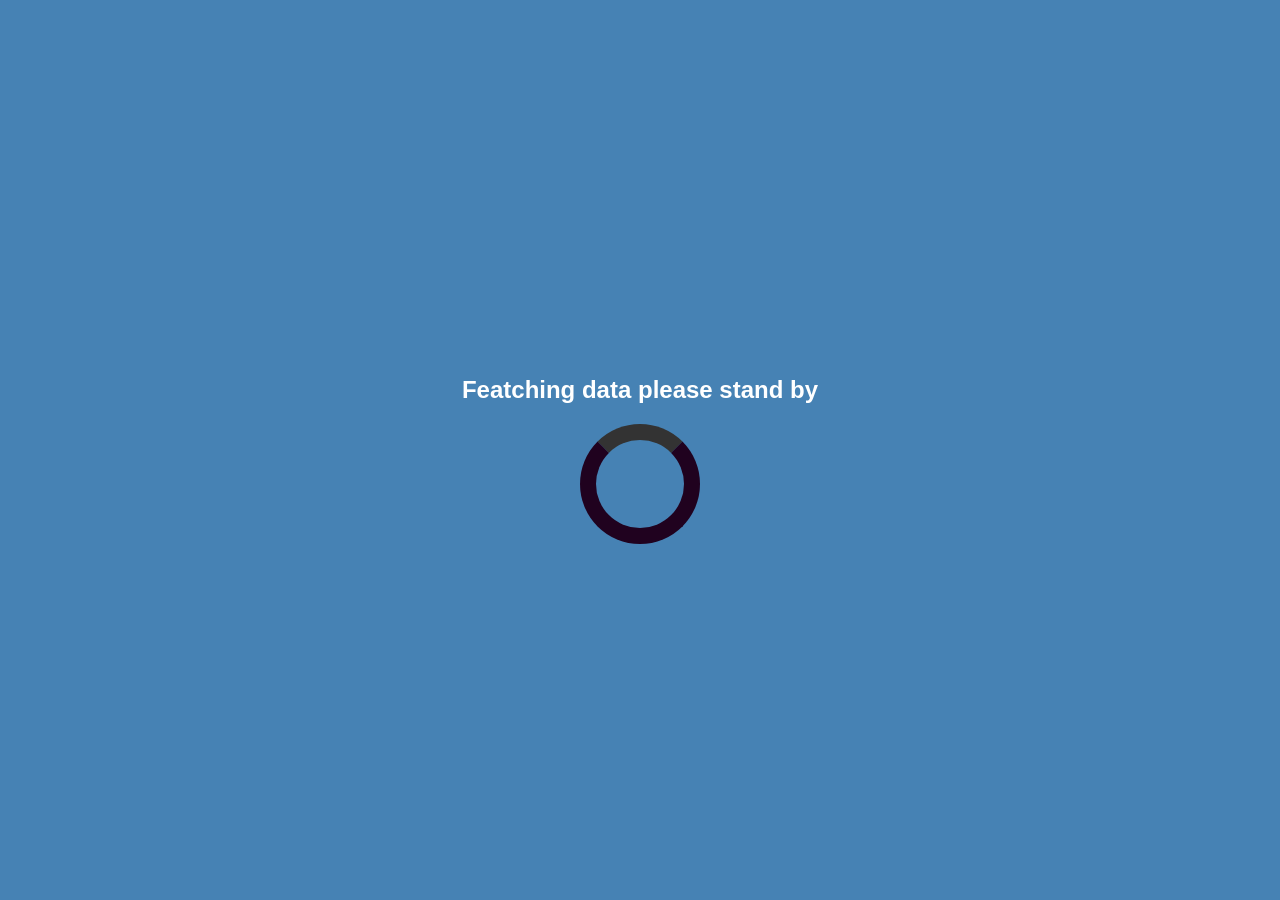
<file: Js Project 1/--template/index.html>
<!DOCTYPE html>
<html lang="en">
<head>
   <meta charset="UTF-8" />
   <meta name="viewport" content="width=device-width, initial-scale=1.0" />
   <title>Document</title>
   <link rel="stylesheet" href="style.css">
   <link rel="stylesheet" href="https://cdnjs.cloudflare.com/ajax/libs/font-awesome/6.4.2/css/all.min.css" integrity="sha512-z3gLpd7yknf1YoNbCzqRKc4qyor8gaKU1qmn+CShxbuBusANI9QpRohGBreCFkKxLhei6S9CQXFEbbKuqLg0DA==" crossorigin="anonymous" referrerpolicy="no-referrer" />
</head>
<body>
   
    <div class="quote-container" id="quote-container">
        <div class="quote-text">
            <i class="fas fa-quote-left"></i>
            <span id="quote"></span>
        </div>
        <div class="quote-author">
            <span id="author"></span>
        </div>
        <div class="button-container">
            <button class="twitter-button" id="twitter" title="Tweet This!">
                <i class="fab fa-twitter"></i>
            </button>
            <button id="new-quote">New Quote</button>
        </div>
    </div>
    <h2 class="lodingtext">Featching data please stand by</h2>
    <div class="loader" id="loading"></div>

    <script src="script.js"></script>
</body>
</html>
</file>
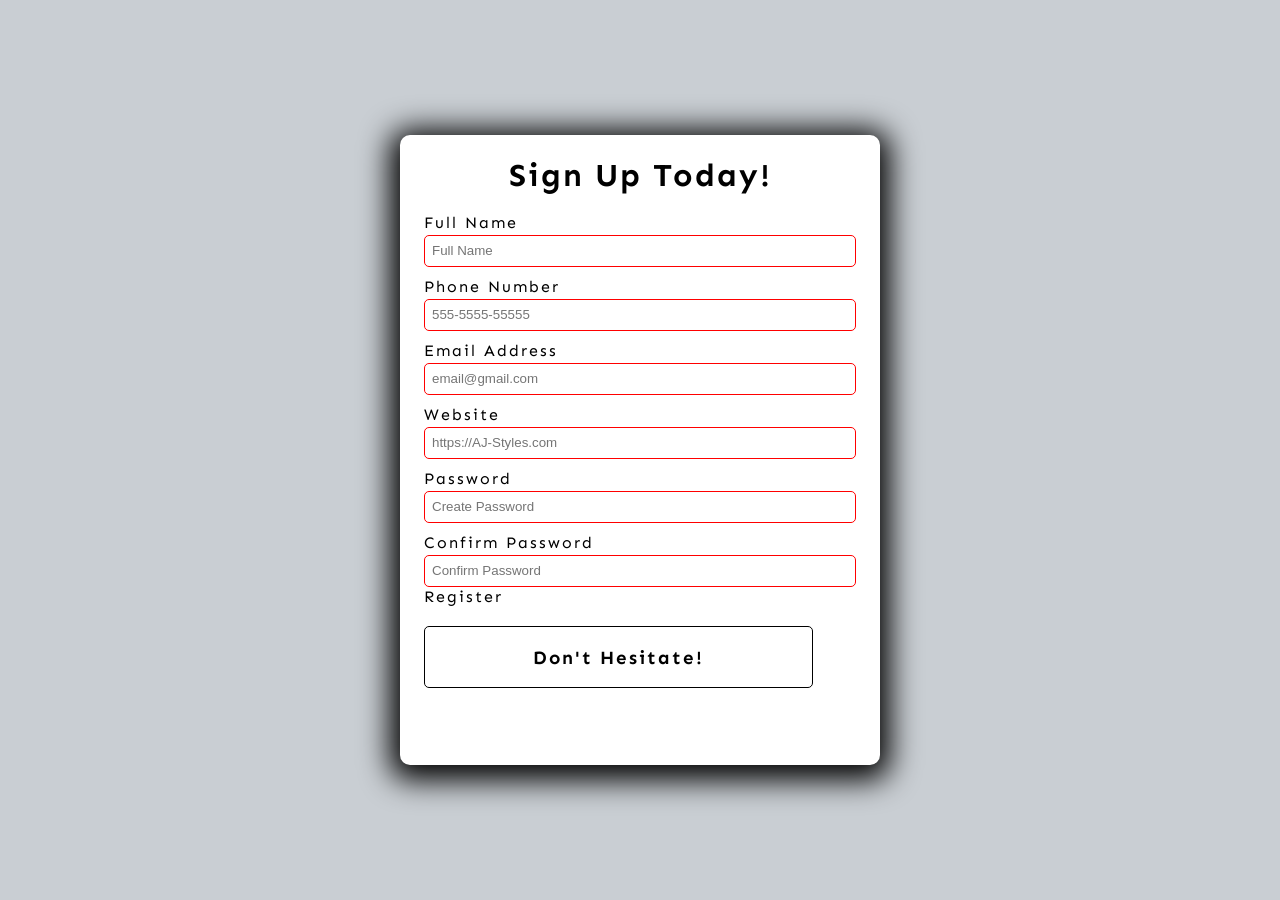
<file: Js Project 13/Form Validator/index.html>
<!DOCTYPE html>
<html lang="en">
<head>
    <meta charset="UTF-8">
    <meta name="viewport" content="width=device-width, initial-scale=1.0">
    <title>Form Validator</title>
    <link rel="stylesheet" href="style.css">
</head>
<body>
    <div class="container">
        <h1>Sign Up Today!</h1>
        <form action="" id="form" >
            <!-- Full Name -->
            <div class="form-group">
                <label for="name">Full Name</label>
                <input type="text" id="name" placeholder="Full Name" required minlength="10" maxlength="40" name="name">
            </div>
            <!-- Phone Number -->
            <div class="form-group">
                <label for="Phone">Phone Number</label>
                <input type="tel" id="phone" placeholder="555-5555-55555"  required pattern="[0-9]{3}-[0-9]{3}-[0-9]{4}" name="phone">
            </div>
            <!-- Email Address -->
            <div class="form-group">
                <label for="email">Email Address</label>
                <input type="email" id="email" placeholder="email@gmail.com"  required minlength="18" maxlength="25" name="email">
            </div>
            <!-- Url -->
            <div class="form-group">
                <label for="website">Website</label>
                <input type="url" id="website" placeholder="https://AJ-Styles.com"  required name="website">
            </div>
            <!-- password -->
            <div class="form-group">
                <label for="password1">Password</label>
                <input type="number" id="password1" placeholder="Create Password"  required minlength="8" maxlength="20" pattern="^(?=.*\d)(?=.*[a-z])(?=.*[A-Z])(?=.*[a-zA-Z]).{8,}$" title="Please include 1 UpperCase, 1 lowerCase, 1 number and 1 special character">
            </div>
            <!-- confirm Password -->
            <div class="form-group">
                <label for="password2">Confirm Password</label>
                <input type="number" id="password2" placeholder="Confirm Password"  required  minlength="8" maxlength="20" pattern="^(?=.*\d)(?=.*[a-z])(?=.*[A-Z])(?=.*[a-zA-Z]).{8,}$" name="password>
            </div>
            <!-- button -->
            <button type="submit">Register</button>
        </form>
        <!-- message-container -->
        <div class="message-container">
            <h3 id="message">Don't Hesitate!</h3>
        </div>
    </div>
    <!-- script -->
    <script src="script.js"></script>
</body>
</html>
</file>
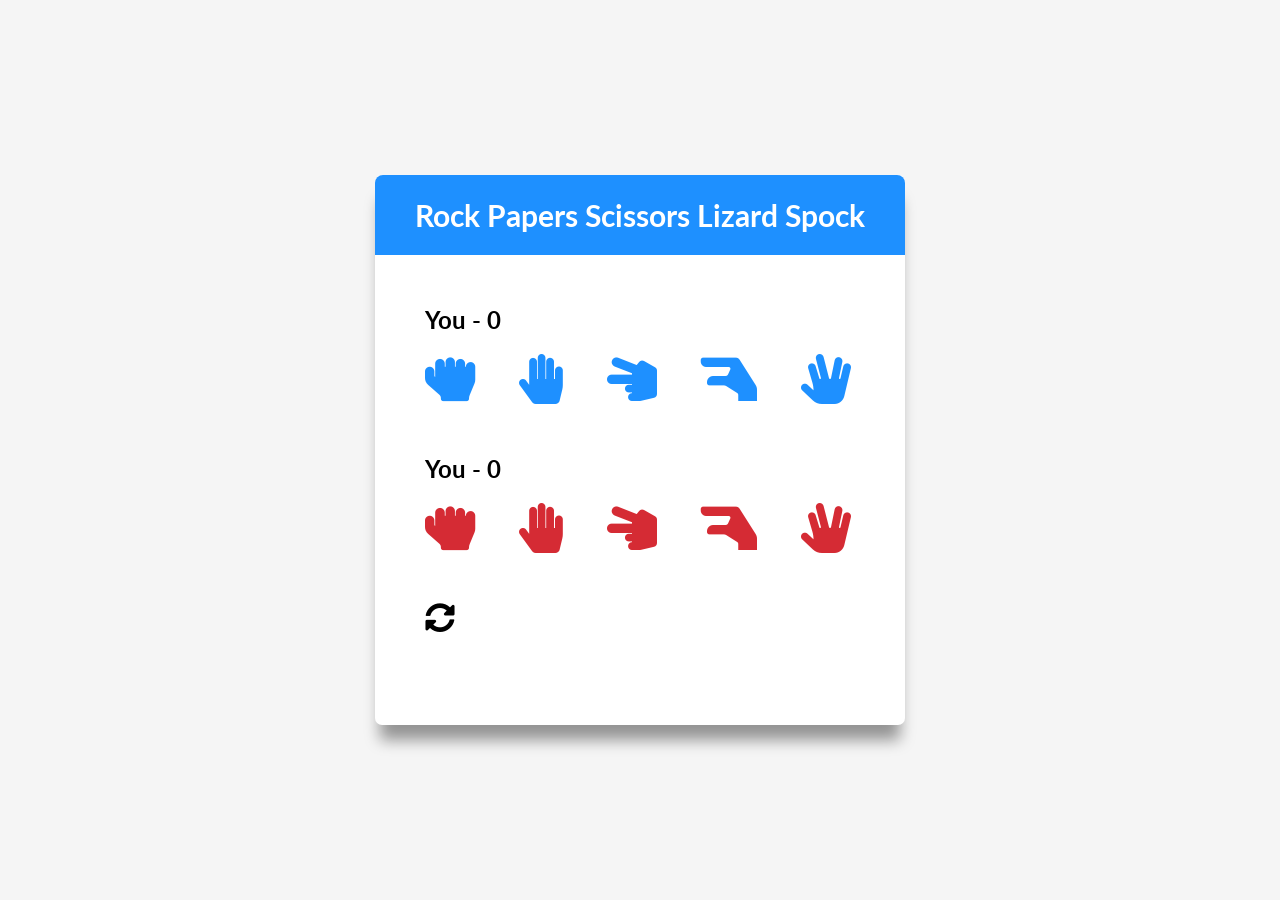
<file: Js Project 14/Spock rock game/index.html>
<!DOCTYPE html>
<html lang="en">
<head>
    <meta charset="UTF-8">
    <meta name="viewport" content="width=device-width, initial-scale=1.0">
    <title>Document</title>
    <link rel="stylesheet" href="style.css">
    <!-- fontawesome link -->
    <link rel="stylesheet" href="https://cdnjs.cloudflare.com/ajax/libs/font-awesome/5.10.2/css/all.min.css"/>
</head>
<body>
    <div class="game-container">
        <div class="header">
            <h1>Rock Papers Scissors Lizard Spock</h1>
        </div>
        <!-- player-container -->
        <div class="player-container" id="player">
            <h2>You - <span id="player-score"></span><span class="choice" id="player-choice"></span></h2>
            <i class="fas fa-hand-rock" title="Rock" id="player-rock" onclick="select('rock')"></i>
            <i class="fas fa-hand-paper" title="Paper" id="player-paper" onclick="select('paper')"></i>
            <i class="fas fa-hand-scissors" title="Scissor" id="player-scissor" onclick="select('scissor')"></i>
            <i class="fas fa-hand-lizard" title="Lizard" id="player-lizard" onclick="select('lizard')"></i>
            <i class="fas fa-hand-spock" title="Spock" id="player-spock" onclick="select('spock')"></i>
        </div>
                <!-- computer-container -->
                <div class="player-container" id="computer">
                    <h2>You - <span id="computer-score"></span><span class="choice" id="computer-choice"></span></h2>
                    <i class="fas fa-hand-rock" title="Rock" id="computer-rock"></i>
                    <i class="fas fa-hand-paper" title="Paper" id="computer-paper"></i>
                    <i class="fas fa-hand-scissors" title="Scissor" id="computer-scissor"></i>
                    <i class="fas fa-hand-lizard" title="Lizard" id="computer-lizard"></i>
                    <i class="fas fa-hand-spock" title="Spock" id="computer-spock"></i>
                </div>
                <!-- reset icon -->
                <i class="fas fa-sync-alt reset-icon" title="Reset" onclick="resetAll()"></i>
                <!-- result -->
                <div class="result-container">
                    <h3 class="result-text" id="resultText"></h3>
                </div>
    </div>
    <script src="script.js"></script>
</body>
</html>
</file>
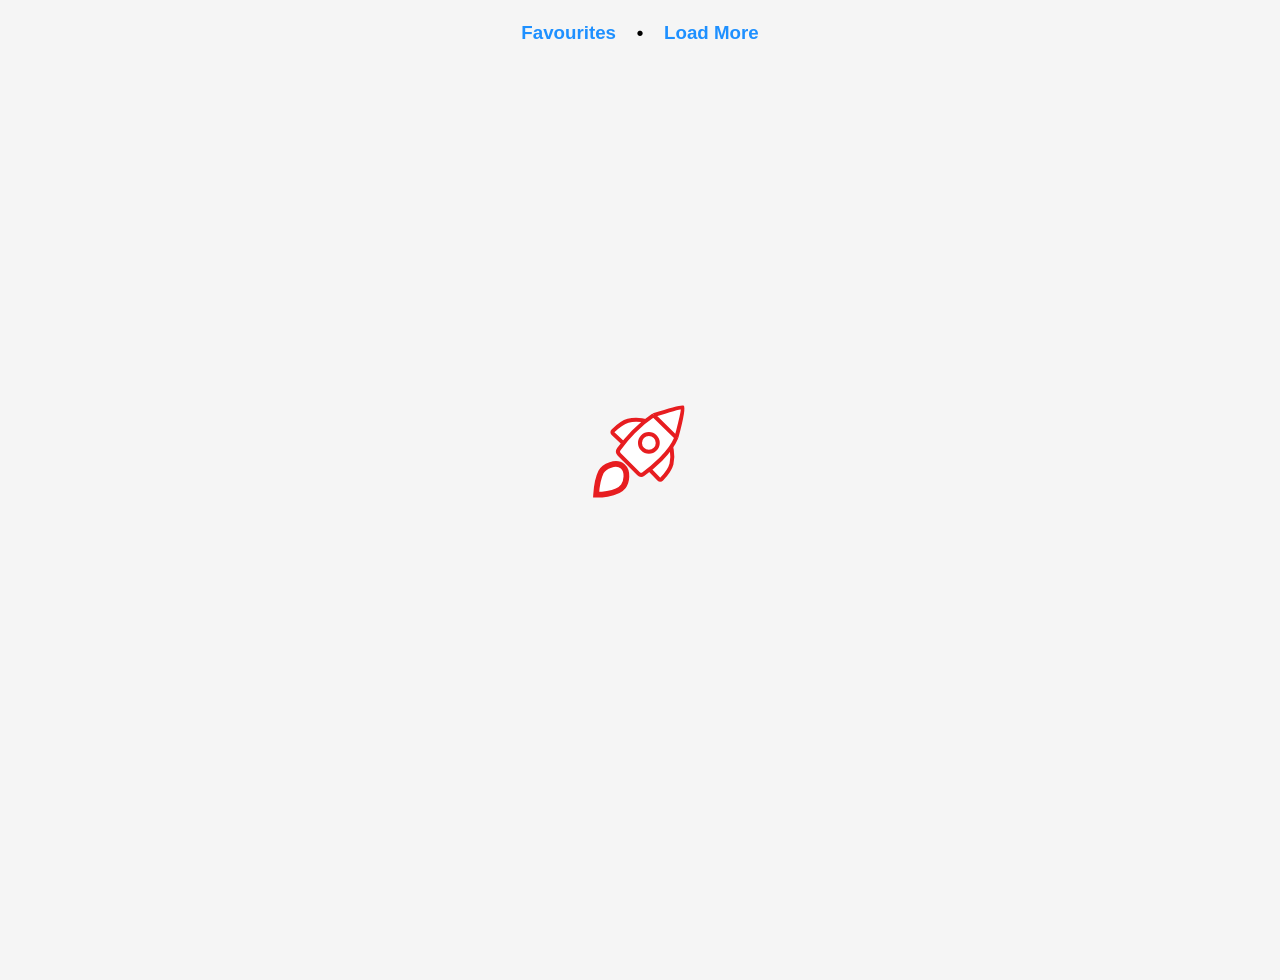
<file: Js Project 15/Nasa Apod/index.html>
<!DOCTYPE html>
<html lang="en">
<head>
    <meta charset="UTF-8">
    <meta name="viewport" content="width=device-width, initial-scale=1.0">
    <title>Document</title>
    <link rel="stylesheet" href="style.css">
</head>
<body>
    <!-- loader -->
    <div class="loader hidden">
        <img src="rocket.svg" alt="Rocket Loading animation">
    </div>
    <!-- container -->
    <div class="container">
        <div class="navigation-container">
            <span class="background">
                <!-- resultsNav -->
                <span class="navigation-items" id="results-nav">
                    <h3 class="clickable" onclick="updateDOM('favourites')">Favourites</h3>
                    <h3>&nbsp;&nbsp;&nbsp; • &nbsp;&nbsp;&nbsp;</h3>
                    <h3 class="clickable" onclick="getNasaPictures();">Load More</h3>
                </span>
                <!-- favourites nav -->
                <span class="navigation-items hidden" id="favorites-nav">
                    <h3 class="clickable" onclick="getNasaPictures();">Load more NASA images</h3>
            </span>
        </div>
        <!-- images container -->
        <div class="images-container">
        </div>
    </div>
    <!-- save confirmation -->
    <div class="save-confirmed" hidden>
        <h1>Added!</h1>
    </div>
    <!-- script -->
    <script src="scrippted.js"></script>
</body>
</html>
</file>
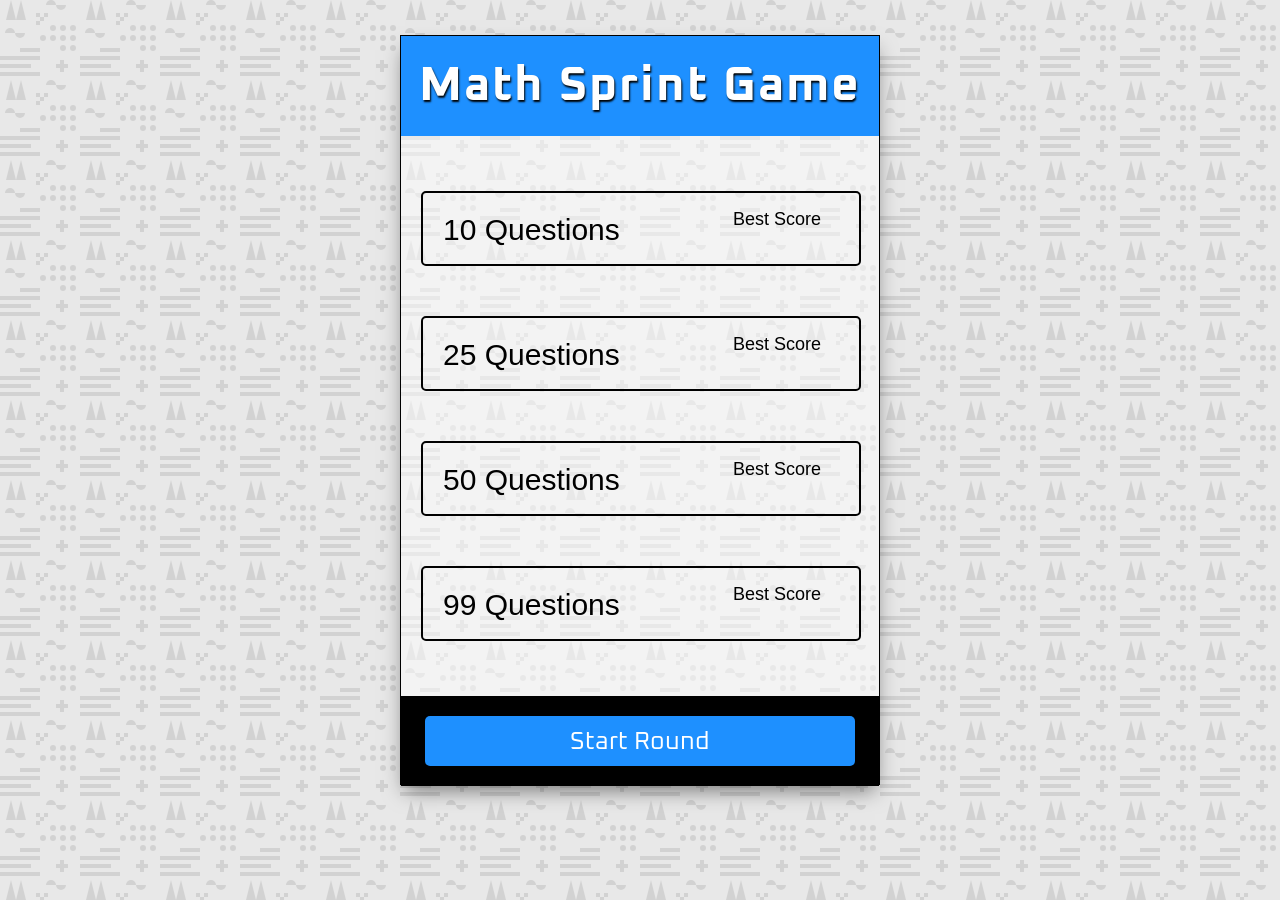
<file: Js Project 16/math sprint game/index.html>
<!DOCTYPE html>
<html lang="en">
<head>
    <meta charset="UTF-8">
    <meta name="viewport" content="width=device-width, initial-scale=1.0">
    <title>Math Sprint Game</title>
    <link rel="stylesheet" href="style.css">
</head>
<body>
    <!-- game container -->
    <div class="game-container">
        <!-- header -->
        <div class="header">
            <h1>Math Sprint Game</h1>
        </div>
        <!-- splash page -->
        <div class="card" id="splash-page">
            <form id="start-form">
                <div class="selection-container">
                    <!-- radio container -->
                    <div class="radio-container">
                        <label for="value-10">10 Questions</label>
                        <input type="radio" name="questions" value="10" id="value-10">
                        <span class="best-score">
                            <span>Best Score</span>
                            <span class="best-score-value"></span>
                        </span>
                    </div>
                    <!-- radio container -->
                    <div class="radio-container">
                        <label for="value-25">25 Questions</label>
                        <input type="radio" name="questions" value="25" id="value-25">
                        <span class="best-score">
                            <span>Best Score</span>
                            <span class="best-score-value"></span>
                        </span>
                    </div>
                        <!-- radio container -->
                     <div class="radio-container">
                        <label for="value-50">50 Questions</label>
                         <input type="radio" name="questions" value="50" id="value-50">
                           <span class="best-score">
                                 <span>Best Score</span>
                                     <span class="best-score-value"></span>
                                   </span>
                      </div>
                      <!-- radio container -->
                     <div class="radio-container">
                        <label for="value-99">99 Questions</label>
                         <input type="radio" name="questions" value="99" id="value-99">
                           <span class="best-score">
                                 <span>Best Score</span>
                                     <span class="best-score-value"></span>
                           </span>
                      </div>
                </div>
            </form>
            <!-- footer -->
            <div class="selection-footer">
                <button class="start" type="submit">Start Round</button>
            </div>
        </div>
                    <!-- countdown -->
                    <div class="card" id="countdown-page" hidden>
                        <h1 class="countdown" style="text-align: center; width:480px"></h1>
                    </div>
                    <!-- game page -->
                    <div class="card" id="game-page" hidden>
                        <!-- item container -->
                        <div class="item-container">
                        </div>
                        <div class="item-footer">
                            <button class="wrong" onclick="select(false)">Wrong</button>
                            <button class="right" onclick="select(true)">Right</button>
                        </div>
                    </div>
                    <!-- score page -->
                    <div class="card" id="score-page" hidden>
                        <div class="score-container">
                            <h1 class="title">Your Time</h1>
                            <h3 class="final-time"></h3>
                            <h1 class="base-time"></h1>
                            <h1 class="penalty-time"></h1>
                        </div>
                        
                    <!-- score footer -->
                    <div class="score-footer">
                        <button class="play-again pla" onclick="playAgain()" hidden>Play Again</button>
                    </div>
                    </div>
    </div>
    <!-- Script -->
    <script src="shuffle.js"></script>
    <script src="script.js"></script>
</body>
</html>
</file>
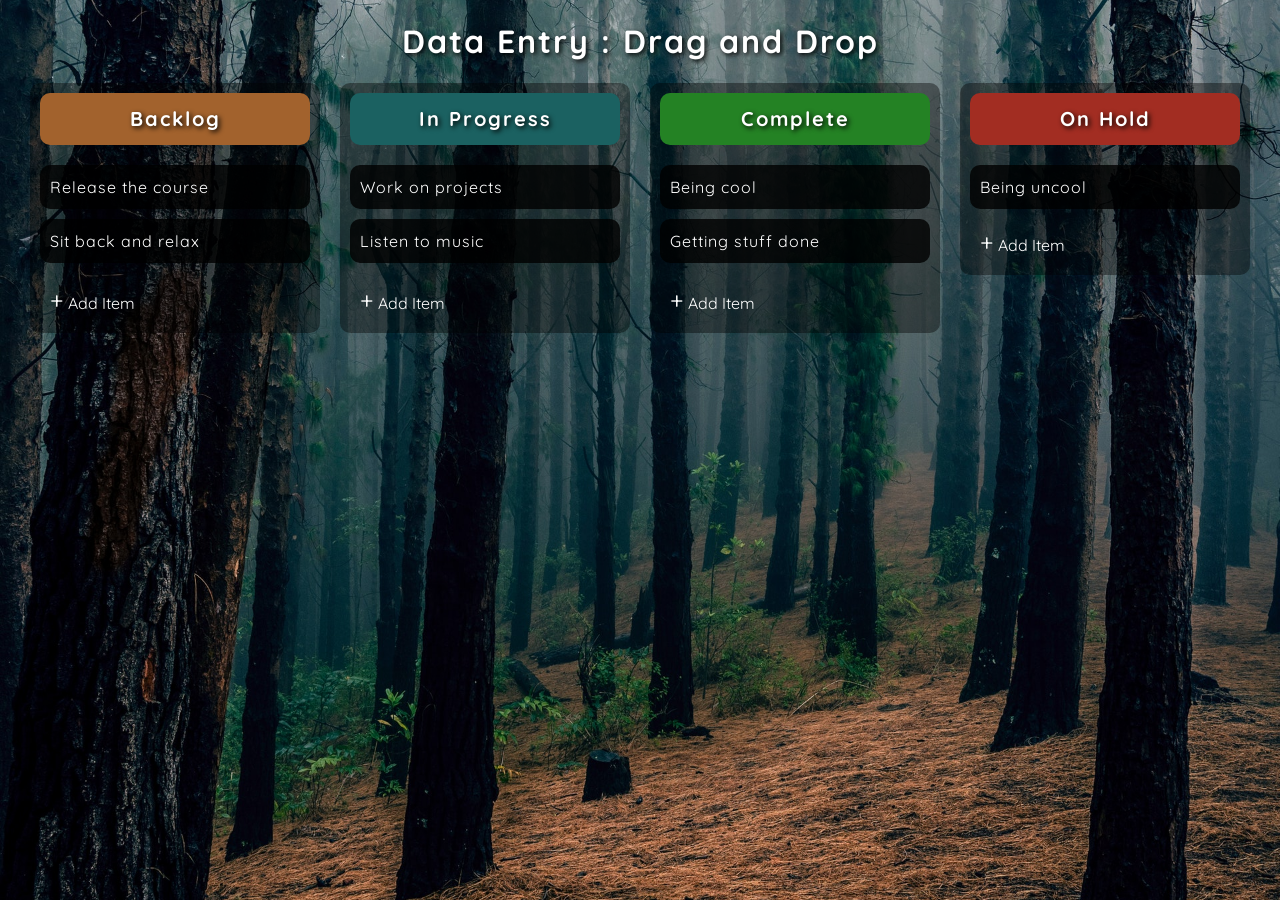
<file: Js Project 17/Drag n drop/index.html>
<!DOCTYPE html>
<html lang="en">
<head>
    <meta charset="UTF-8">
    <meta name="viewport" content="width=device-width, initial-scale=1.0">
    <title>Drag and Drop</title>
    <link rel="icon" type="image/png" href="favicon.png">
    <link rel="stylesheet" href="style.css">
</head>
<body>
    <h1 class="main-title">Data Entry : Drag and Drop</h1>
    <div class="drag-container">
        <ul class="drag-list">
            <!-- Backlog Column -->
            <li class="drag-column backlog-column">
                <span class="header">
                    <h1>Backlog</h1>
                </span>
                <!-- Backlog Content -->
                <div id="backlog-content" class="custom-scroll">
                    <ul class="drag-item-list" id="backlog-list" ondrop="drop(event)" ondragover="allowDrop(event)" ondragenter="dragEnter(0)"></ul>
                </div>
                <!-- Add Button Group -->
                <div class="add-btn-group">
                    <div class="add-btn" onclick="showInputBox(0)">
                        <span class="plus-sign">+</span>
                        <span>Add Item</span>
                    </div>
                    <div class="add-btn solid" onclick="hideInputBox(0)">
                        <span>Save Item</span>
                    </div>
                </div>
                <div class="add-container">
                    <div class="add-item" contenteditable="true"></div>
                </div>
            </li>
            <!-- Progress Column -->
            <li class="drag-column progress-column">
                <span class="header">
                    <h1>In Progress</h1>
                </span>
                <!-- Progress Content -->
                <div id="progress-content" class="custom-scroll">
                    <ul class="drag-item-list" id="progress-list" ondrop="drop(event)" ondragover="allowDrop(event)" ondragenter="dragEnter(1)"></ul>
                </div>
                <!-- Add Button Group -->
                <div class="add-btn-group">
                    <div class="add-btn" onclick="showInputBox(1)">
                        <span class="plus-sign">+</span>
                        <span>Add Item</span>
                    </div>
                    <div class="add-btn solid" onclick="hideInputBox(1)">
                        <span>Save Item</span>
                    </div>
                </div>
                <div class="add-container">
                    <div class="add-item" contenteditable="true"></div>
                </div>
            </li>
            <!-- Complete Column -->
            <li class="drag-column complete-column">
                <span class="header">
                    <h1>Complete</h1>
                </span>
                <!-- Complete Content -->
                <div id="complete-content" class="custom-scroll">
                    <ul class="drag-item-list" id="complete-list" ondrop="drop(event)" ondragover="allowDrop(event)" ondragenter="dragEnter(2)"></ul>
                </div>
                <!-- Add Button Group -->
                <div class="add-btn-group">
                    <div class="add-btn" onclick="showInputBox(2)">
                        <span class="plus-sign">+</span>
                        <span>Add Item</span>
                    </div>
                    <div class="add-btn solid" onclick="hideInputBox(2)">
                        <span>Save Item</span>
                    </div>
                </div>
                <div class="add-container">
                    <div class="add-item" contenteditable="true"></div>
                </div>
            </li>
            <!-- On Hold Column -->
            <li class="drag-column on-hold-column">
                <span class="header">
                    <h1>On Hold</h1>
                </span>
                <!-- On Hold Content -->
                <div id="on-hold-content" class="custom-scroll">
                    <ul class="drag-item-list" id="on-hold-list" ondrop="drop(event)" ondragover="allowDrop(event)" ondragenter="dragEnter(3)"></ul>
                </div>
                <!-- Add Button Group -->
                <div class="add-btn-group">
                    <div class="add-btn" onclick="showInputBox(3)">
                        <span class="plus-sign">+</span>
                        <span>Add Item</span>
                    </div>
                    <div class="add-btn solid" onclick="hideInputBox(3)">
                        <span>Save Item</span>
                    </div>
                </div>
                <div class="add-container">
                    <div class="add-item" contenteditable="true"></div>
                </div>
            </li>
        </ul>
    </div>

    <!-- Script -->
    <script src="script.js"></script>
</body>
</html>
</file>
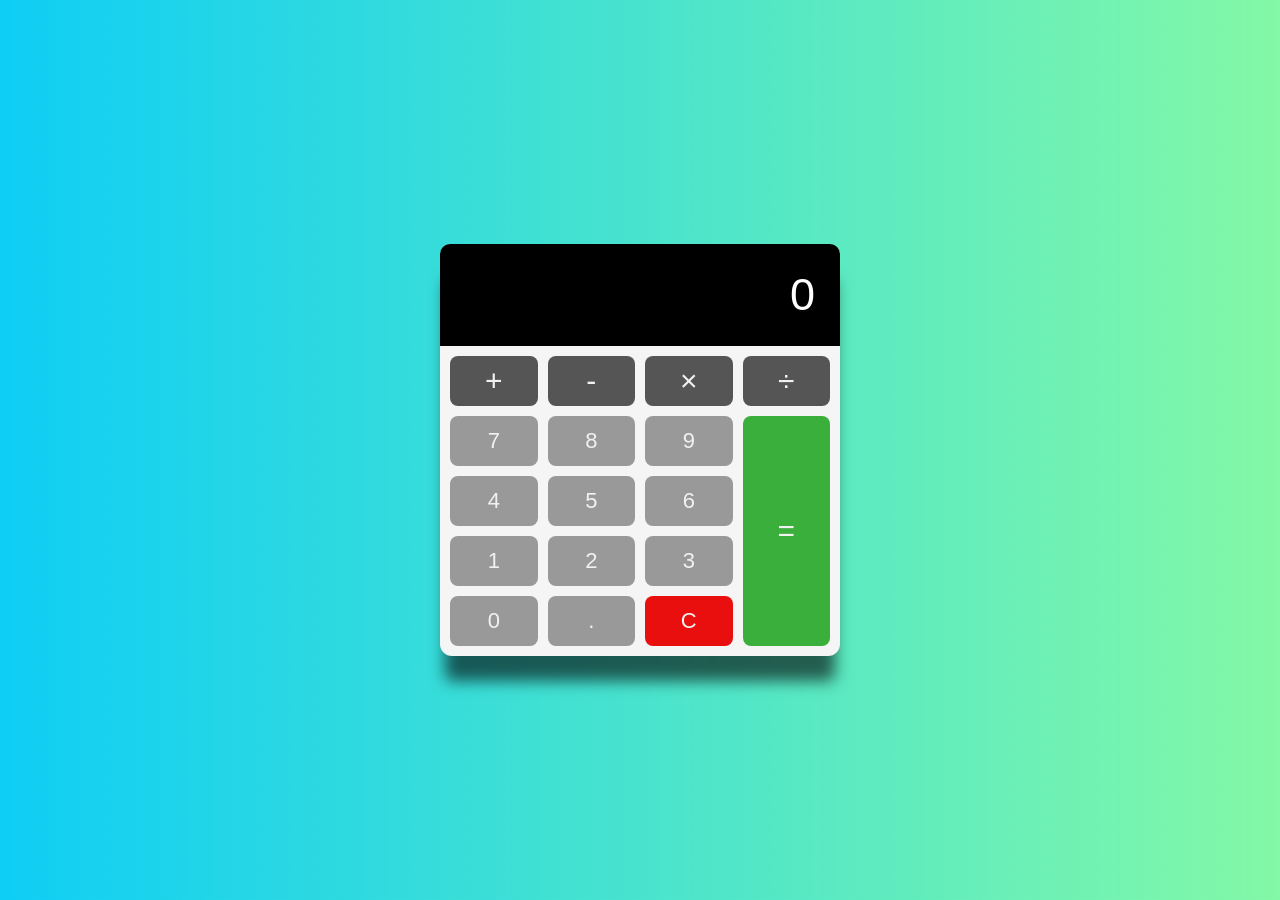
<file: Js Project 18/Calculator/index.html>
<!DOCTYPE html>
<html lang="en">
  <head>
    <meta charset="UTF-8" />
    <meta name="viewport" content="width=device-width, initial-scale=1.0" />
    <title>Template</title>
    <link rel="icon" type="image/png" href="favicon.png" />
    <link
      rel="stylesheet"
      href="https://cdnjs.cloudflare.com/ajax/libs/font-awesome/5.10.2/css/all.min.css"
    />
    <link rel="stylesheet" href="style.css" />
  </head>
  <body>
    <!-- calculator -->
    <div class="calculator">
      <div class="calculator-display">
        <h1>0</h1>
      </div>
      <!-- buttons -->
      <div class="calculator-buttons">
        <button class="operator" value="+">+</button>
        <button class="operator" value="-">-</button>
        <button class="operator" value="*">×</button>
        <button class="operator" value="/">÷</button>
        <button value="7">7</button>
        <button value="8">8</button>
        <button value="9">9</button>
        <button value="4">4</button>
        <button value="5">5</button>
        <button value="6">6</button>
        <button value="1">1</button>
        <button value="2">2</button>
        <button value="3">3</button>
        <button value="0">0</button>
        <button class="decimal" value=".">.</button>
        <button class="clear-btn" id="clear-btn">C</button>
        <button class="equal-sign operator" value="=">=</button>
      </div>
    </div>
    <!-- Script -->
    <script src="script.js"></script>
  </body>
</html>
</file>
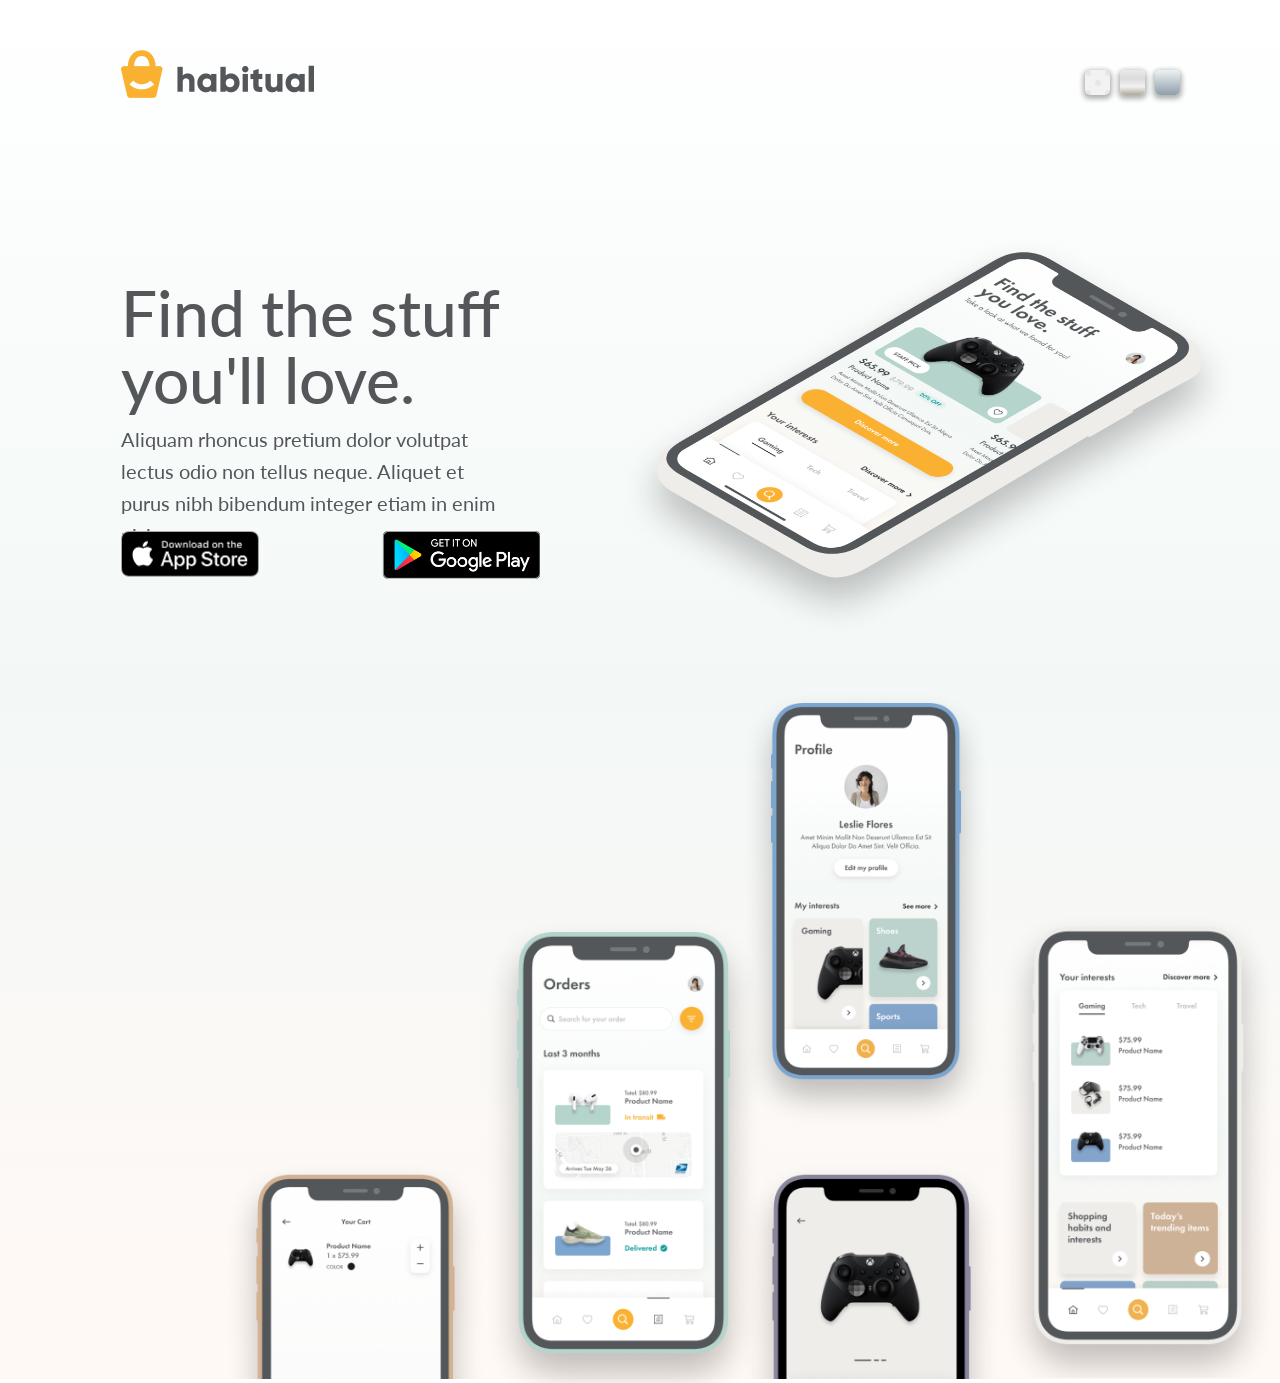
<file: Js Project 19/Splash Pages/index.html>
<!DOCTYPE html>
<html lang="en">
<head>
    <meta charset="UTF-8">
    <meta name="viewport" content="width=device-width, initial-scale=1.0">
    <title>Splash Page</title>
    <link rel="stylesheet" href="style.css">
</head>
<body>
    <div class="wrapper">
        <!-- Brand Logo -->
        <img src="./img/habitual-branding.png" alt="Habitual Logo" class="brand-img">
        <!-- Background Toggle -->
        <div class="background-toggles" title="Change Background">
            <div class="background-1" onclick="changeBackground('1')"></div>
            <div class="background-2" onclick="changeBackground('2')"></div>
            <div class="background-3" onclick="changeBackground('3')"></div>
        </div>
        <!-- Title & Text -->
        <div class="text-container">
            <h1 class="title">Find the stuff you'll love.</h1>
            <p class="text">Aliquam rhoncus pretium dolor volutpat lectus odio non tellus neque. Aliquet et purus nibh bibendum integer etiam in enim nisi.</p>
            <div class="app-store-btn">
                <a href="https://www.apple.com/ca/ios/app-store/" target="_blank">
                    <img src="./img/app-store-button.png" alt="App Store">
                </a>
            </div>
            <div class="google-play-btn">
                <a href="https://play.google.com/store?hl=en" target="_blank">
                    <img src="./img/google-play-button.png" alt="Google Play">
                </a>
            </div>
        </div>
        <!-- Main Image-->
        <div class="main-image-container">
            <img src="./img/main-image.png" alt="Landing Page Mockup">
        </div>
        <!-- Images -->
        <img src="./img/profile.png" alt="Profile Mockup" class="profile-img">
        <img src="./img/orders.png" alt="Orders Mockup" class="orders-img">
        <img src="./img/home.png" alt="Home Mockup" class="home-img">
        <img src="./img/cart.png" alt="Cart Mockup" class="cart-img">
        <img src="./img/product.png" alt="Product Mockup" class="product-img">
    </div>
    <!-- Script -->
    <script src="script.js"></script>
</body>
</html>
</file>
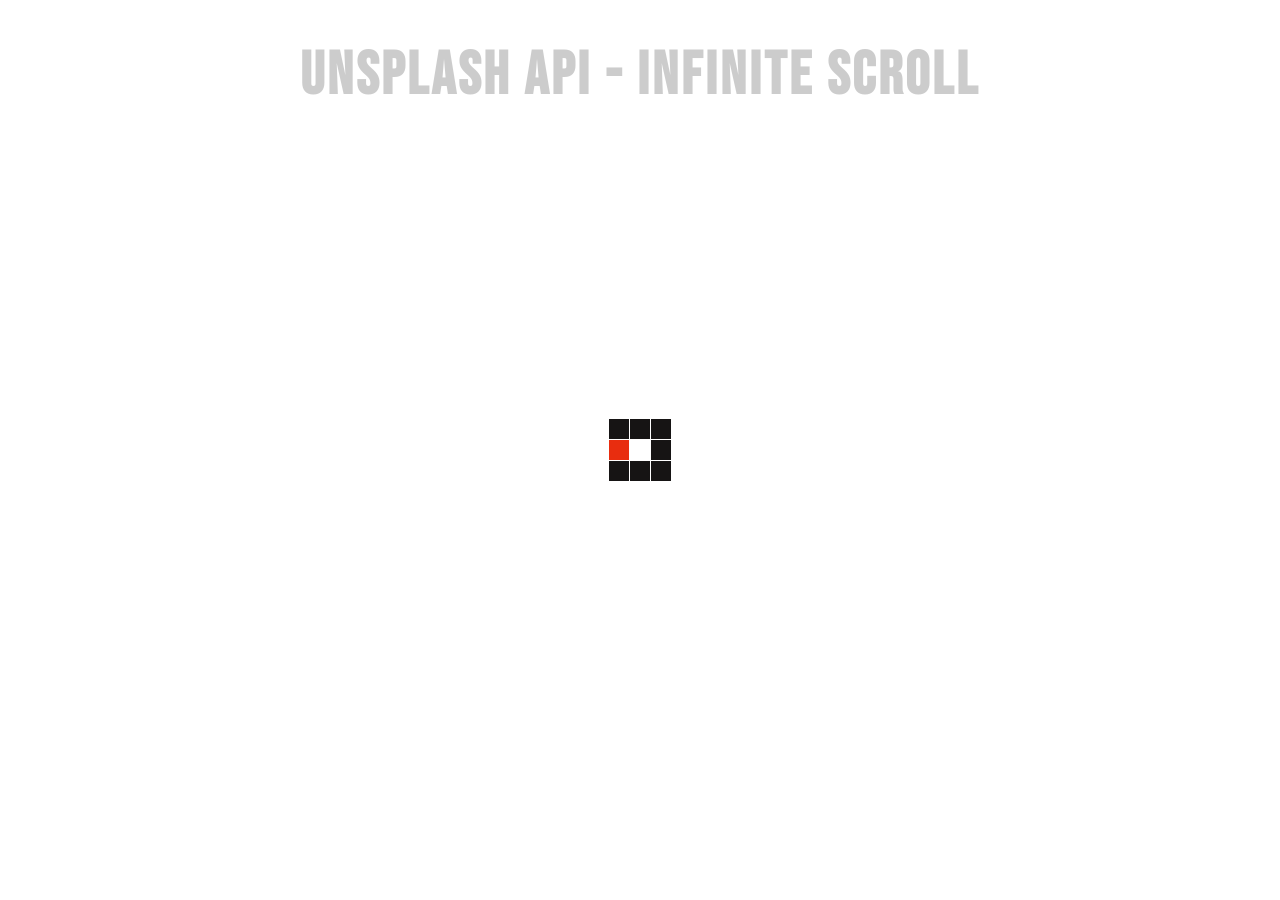
<file: Js Project 2/infinite scroll/index.html>
<!DOCTYPE html>
<html lang="en">
<head>
    <meta charset="UTF-8">
    <meta name="viewport" content="width=device-width, initial-scale=1.0">
    <title>Infinite Scroll</title>
    <link rel="stylesheet" href="style.css">
    <link rel="stylesheet" href="responsive.css">
</head>
<body>
    <div class="title">
        <h1>Unsplash API - Infinite Scroll</h1>
    </div>
    <div class="loader" id="loader" >
        <img src="loader.svg" alt="loading">
    </div>
    <!-- image container -->
    <div class="image-container" id="image-container">
    </div>
    <script src="script.js"></script>
</body>
</html>
</file>
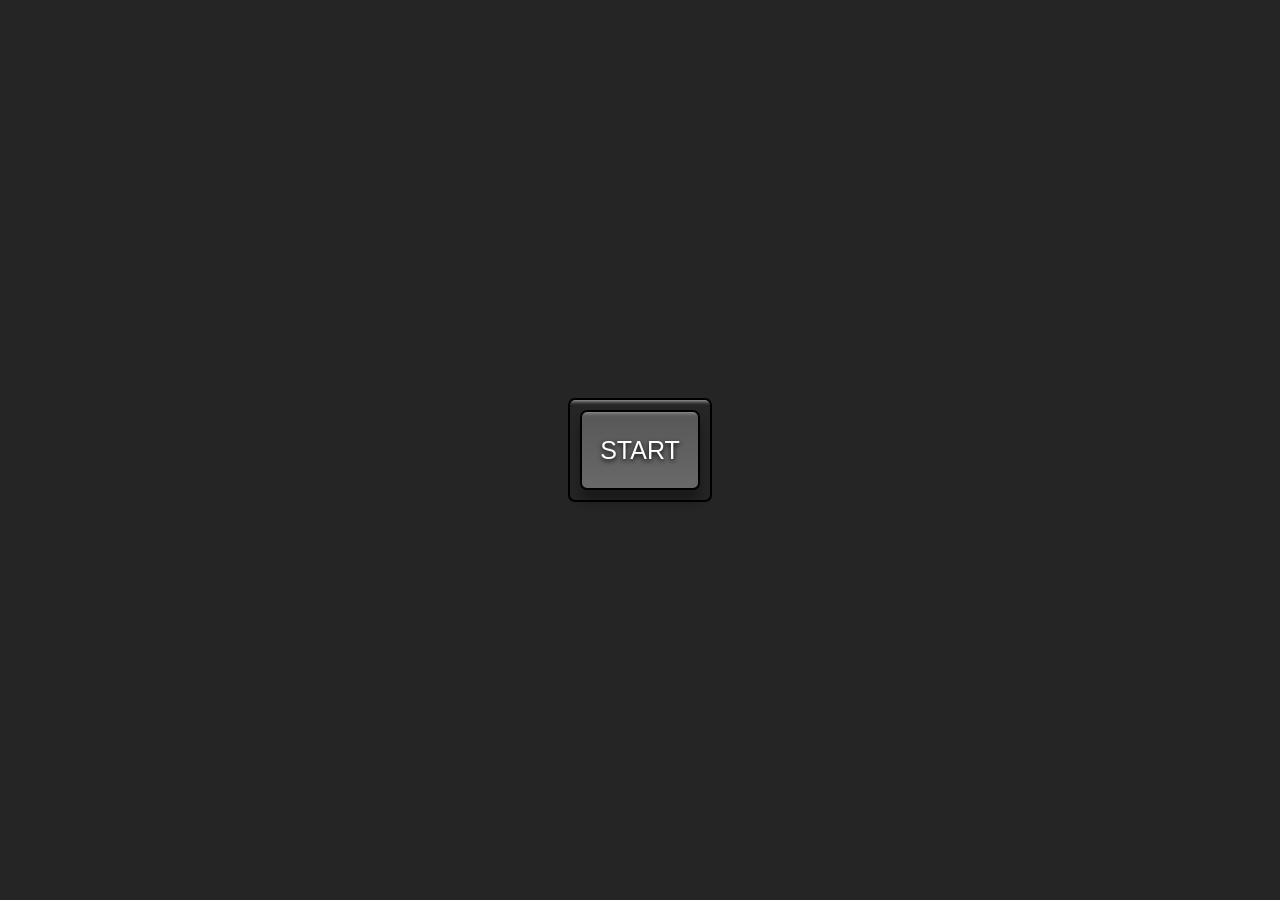
<file: Js Project 3/Picture in picture/index.html>
<!DOCTYPE html>
<html lang="en">
<head>
    <meta charset="UTF-8">
    <meta name="viewport" content="width=device-width, initial-scale=1.0">
    <title>Picture in Picture</title>
    <link rel="stylesheet" href="style.css">
</head>
<body>
    <video  id="video" height="360" controls width="640" hidden></video>
    <!-- buttons -->
    <div class="button-container">
        <button id="button">Start</button>
    </div>
    <script src="script.js"></script>
</body>
</html>
</file>
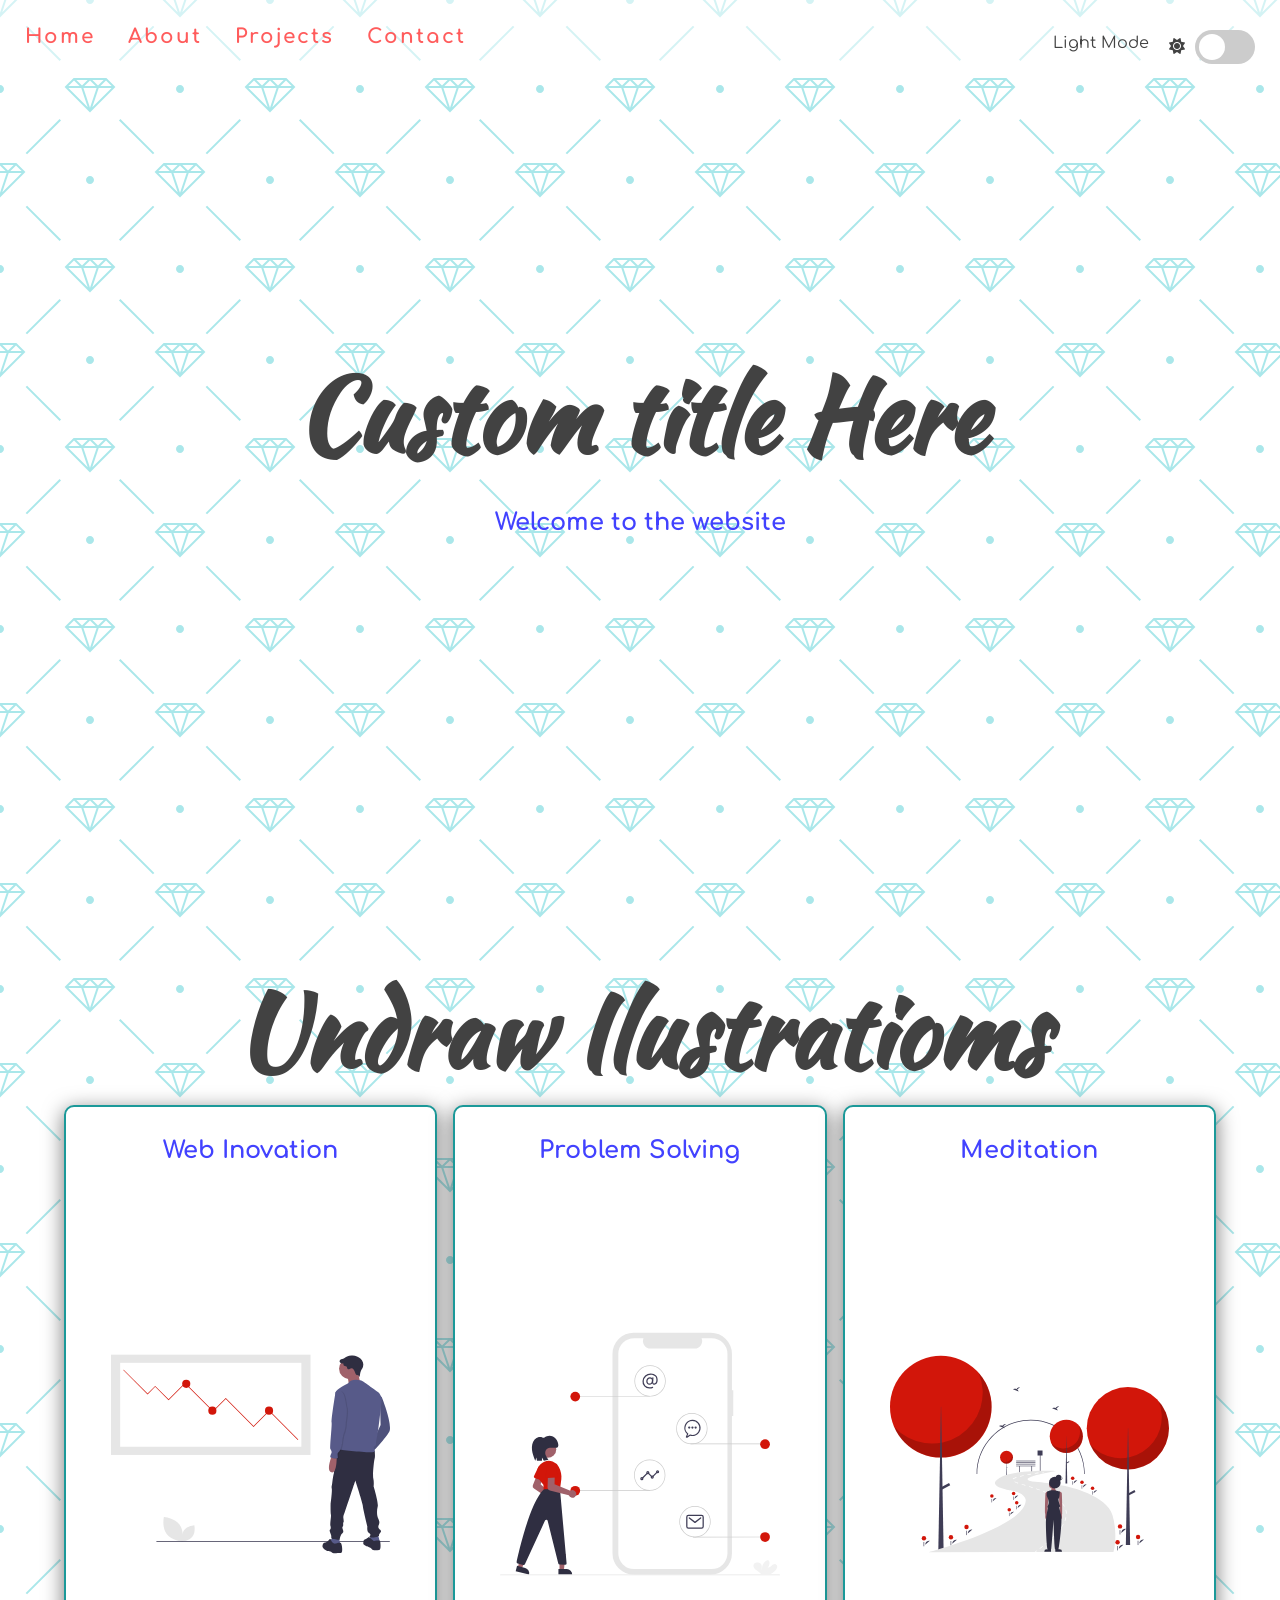
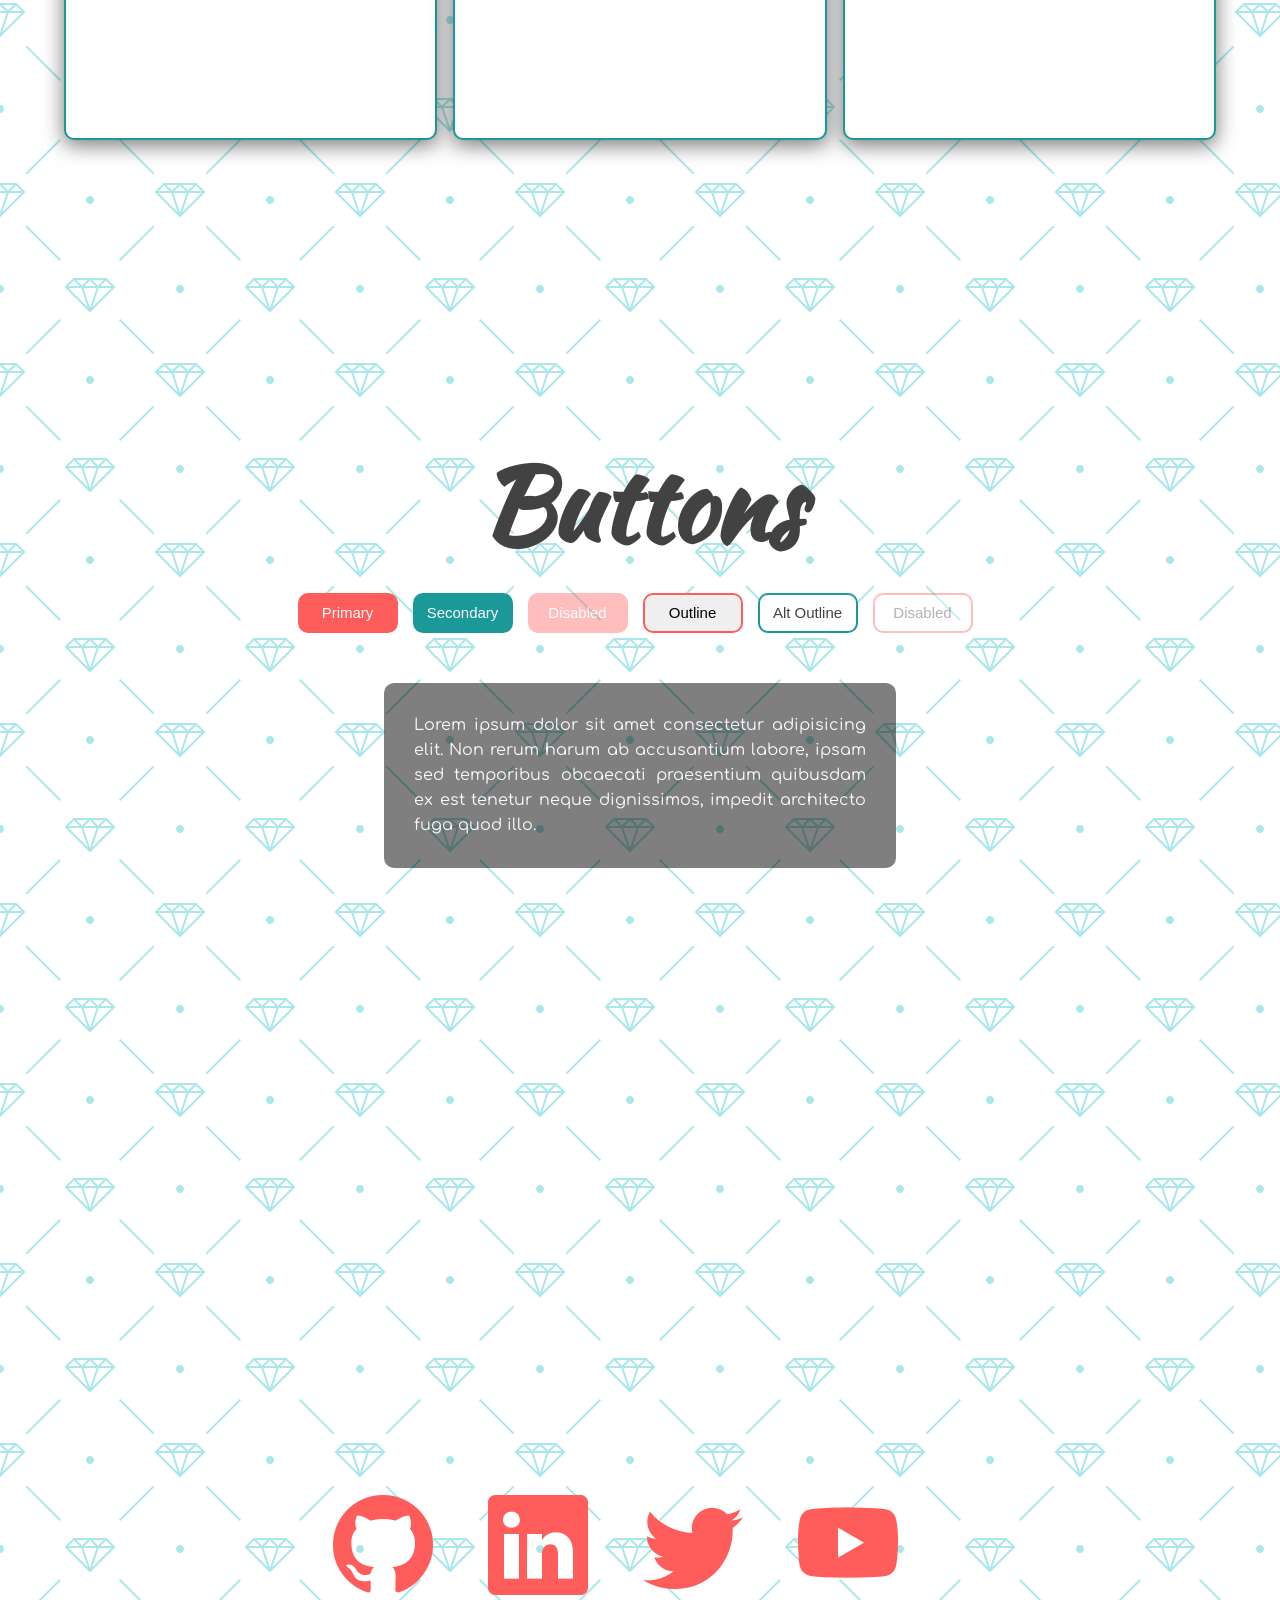
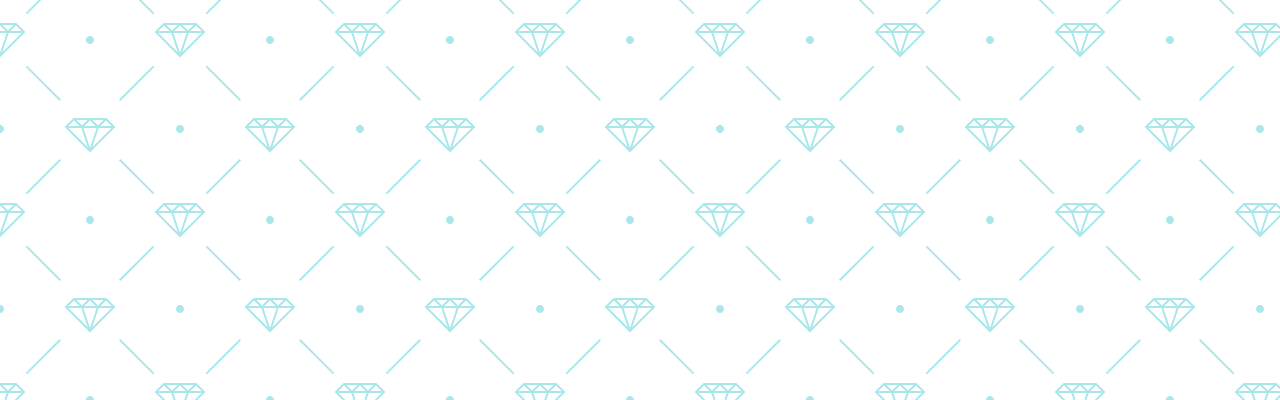
<file: Js Project 5/Light & Dark Mode/index.html>
<!DOCTYPE html>
<html lang="en">

<head>
    <meta charset="UTF-8">
    <meta name="viewport" content="width=device-width, initial-scale=1.0">
    <link rel="stylesheet" href="https://cdn.jsdelivr.net/npm/bootstrap-icons@1.11.1/font/bootstrap-icons.css">
    <title>Light and Dark Mode</title>
    <link rel="stylesheet" href="https://cdnjs.cloudflare.com/ajax/libs/font-awesome/6.4.2/css/all.min.css">
    <link rel="stylesheet" href="style.css">
</head>

<body>
    <!-- Dark Mode Switch -->
    <div class="theme-switch-wrapper">
        <span id="toggle-icon">
            <span class="toogle-text">Light Mode</span>
            <i class="fas fa-sun"></i>
        </span>
        <label class="theme-switch">
            <input type="checkbox">
            <div class="slider round"></div>
        </label>
    </div>
    <!-- nav -->
    <nav id="nav">
        <a href="#home">Home</a>
        <a href="#about">About</a>
        <a href="#projects">Projects</a>
        <a href="#contact">Contact</a>
    </nav>
    <!-- home section -->
    <section id="home">
        <div class="title-group">
            <h1>Custom title Here</h1>
            <h2>Welcome to the website</h2>
        </div>
    </section>
    <!-- about section -->
    <section id="about">
        <h1>Undraw Ilustratioms</h1>
        <div class="about-container">
            <div class="img-container">
                <h2>Web Inovation</h2>
                <img src="img/undraw_bear_market_ania (1).svg" alt="" id="image1">
            </div>
            <div class="img-container">
                <h2>Problem Solving</h2>
                <img src="img/undraw_mobile_marketing_re_p77p.svg" alt="" id="image2">
            </div>
            <div class="img-container">
                <h2>Meditation</h2>
                <img src="img/undraw_through_the_park_lxnl.svg" alt="" id="image3">
            </div>
        </div>
    </section>
    <!-- Project section -->
    <section id="projects">
        <h1>Buttons</h1>
        <div class="buttons">
            <button class="primary">Primary</button>
            <button class="secondary">Secondary</button>
            <button class="primary" disabled>Disabled</button>
            <button class="Outline">Outline</button>
            <button class="secondary outline">Alt Outline</button>
            <button class="outline" disabled>Disabled</button>
        </div>

        <div class="text-box" id="text-box">
            <p>
                Lorem ipsum dolor sit amet consectetur adipisicing elit. Non rerum harum ab accusantium labore, ipsam
                sed temporibus obcaecati praesentium quibusdam ex est tenetur neque dignissimos, impedit architecto fuga
                quod illo.
            </p>
        </div>
    </section>
    <!-- Contact Section -->
    <section id="contact">
        <div class="social-icons">
            <i class="bi bi-github"></i>
            <i class="bi bi-linkedin"></i>
            <i class="bi bi-twitter"></i>
            <i class="bi bi-youtube"></i>
        </div>

    </section>
    <script src="script.js"></script>
</body>

</html>
</file>
<file: Js Project 1/--template/style.css>
* {
    box-sizing: border-box;
  }
  
  body {
    font-family:  sans-serif;
    color: rgb(255, 255, 255);
    font-weight: 700;
    display: flex;
    align-items: center;
    justify-content: center;
    flex-direction: column;
    margin: 0;
    height: 100vh;
    text-align: center;
    background-color: steelblue;
  }
  
  .quote-container {
    width: auto;
    max-width: 900px;
    padding: 20px 30px;
    border-radius: 10px;
    -webkit-border-radius: 10px;
    -moz-border-radius: 10px;
    -ms-border-radius: 10px;
    -o-border-radius: 10px;
    background-color: rgba(255, 255, 255, 0.4);
    box-shadow: 0 10px 10px 10px rgba(0, 0, 0, 0.5);
  }
  
  .quote-text {
    font-size: 2.75rem;
  }
  
  .long-quote {
    font-size: 4rem;
    color: rgb(72, 72, 72);
  }
  
  .fa-quote-left {
    font-size: 4rem;
  }
  
  .quote-author {
    margin-top: 15px;
    font-size: 2rem;
    font-weight: 400;
    font-style: italic;
  }
  
  .button-container {
    margin-top: 15px;
    display: flex;
    justify-content: space-between;
  }
  
  button {
    transition: all ease 0.4s;
    transform: scale(1);
    -webkit-transition: all ease 0.4s;
    -moz-transition: all ease 0.4s;
    -ms-transition: all ease 0.4s;
    -o-transition: all ease 0.4s;
    -webkit-transform: scale(1);
    -moz-transform: scale(1);
    -ms-transform: scale(1);
    -o-transform: scale(1);
    cursor: pointer;
    font-size: 1.2rem;
    height: 2.5rem;
    border: none;
    border-radius: 10px;
    -webkit-border-radius: 10px;
    -moz-border-radius: 10px;
    -ms-border-radius: 10px;
    -o-border-radius: 10px;
    color: white;
    outline: none;
    padding: 0.5rem 1.8rem;
    background: rgb(30, 29, 29);
    box-shadow: 0 0.3rem rgba(121, 121, 121, 0.65);
  }
  
  button:hover {
    filter: brightness(110%);
    -webkit-filter: brightness(110%);
  }
  
  .twitter-button:hover,
  button:hover {
    color: rgb(42, 90, 129);
    transform: scale(1.1);
    transition: 0.4s ease all;
    -webkit-transition: 0.4s ease all;
    -moz-transition: 0.4s ease all;
    -ms-transition: 0.4s ease all;
    -o-transition: 0.4s ease all;
    -webkit-transform: scale(1.1);
    -moz-transform: scale(1.1);
    -ms-transform: scale(1.1);
    -o-transform: scale(1.1);
  }
  
  .fa-twitter {
    font-size: 1.5rem;
  }
  
  button:active {
    transform: translate(0, 0.1rem);
    -webkit-transform: translate(0, 0.1rem);
    -moz-transform: translate(0, 0.1rem);
    -ms-transform: translate(0, 0.1rem);
    -o-transform: translate(0, 0.1rem);
    box-shadow: 0 0.1rem rgba(255, 255, 255, 0.65);
  }
  
  .loader {
    border: 16px solid #20021f;
    border-radius: 50%;
    border-top: 16px solid #333;
    width: 120px;
    height: 120px;
    -webkit-animation: spin 2s linear infinite;
    animation: spin 2s linear infinite;
    -webkit-border-radius: 50%;
    -moz-border-radius: 50%;
    -ms-border-radius: 50%;
    -o-border-radius: 50%;
}
  
  @-webkit-keyframes spin {
    0% {
      -webkit-transform: rotate(0deg);
    }
    100% {
      -webkit-transform: rotate(360deg);
    }
  }
  
  @keyframes spin {
    0% {
      transform: rotate(0deg);
      -webkit-transform:;
      -moz-transform:;
      -ms-transform:;
      -o-transform:;
}
    100% {
      transform: rotate(360deg);
      -webkit-transform:;
      -moz-transform:;
      -ms-transform:;
      -o-transform:;
}
  }
  
  /* media query ; tab and smaller*/
  @media screen and (max-width: 1000px) {
    .quote-container {
      margin: auto 20px;
    }
  
    .quote-text {
      font-size: 2.5rem;
    }
  }
</file>
<file: Js Project 13/Form Validator/style.css>
@import url('https://fonts.googleapis.com/css2?family=Barlow:wght@300;400&family=Bebas+Neue&family=Comfortaa&family=Karla:wght@300&family=Kaushan+Script&family=Mooli&family=Oswald:wght@300;400;500&family=Press+Start+2P&family=Sen&display=swap');
*{
    box-sizing: border-box;
}
body{
    margin: 0;
    min-height: 100vh;
    font-family: Sen,sans-serif;
    background-color: #c9ced3;
    display: flex;
    justify-content: center;
    align-items: center;
    flex-direction: column;
    letter-spacing: 2px;
}
.container{
    width: 480px;
    height: 630px;
    background: white;
    display: flex;
    flex-direction: column;
    align-items: center;
    border-radius: 10px;
    box-shadow: 0 5px 30px 10px rgba(0,0,0.05);
    -webkit-border-radius: 10px;
    -moz-border-radius: 10px;
    -ms-border-radius: 10px;
    -o-border-radius: 10px;
}

/* form */
form{
    width: 90%;
}
.form-group{
    height: 64px;
}
label{
    position: relative;
    bottom: 3px;
}
input{
    height: 32px;
    padding: 7px;
    width: 100%;
    outline: none;
    border: 1px solid rgba(0,0,0.05);
    border-radius: 5px;
    -webkit-border-radius: 5px;
    -moz-border-radius: 5px;
    -ms-border-radius: 5px;
    -o-border-radius: 5px;
    transition: all 0.3s;
    -webkit-transition: all 0.3s;
    -moz-transition: all 0.3s;
    -ms-transition: all 0.3s;
    -o-transition: all 0.3s;
    box-sizing: border-box;
}
input:valid{
    border: 1.3px solid green;
}
input:invalid{
    border: 1.3px solid red;
}
button{
    width: 100%;
    padding: 10px 20px;
    letter-spacing: 2px;
    font-family: inherit;
    background-color: black;
    color: aliceblue;
    border-radius: 8px;
    font-size: 18px;
    cursor: pointer;
    -webkit-border-radius: 8px;
    -moz-border-radius: 8px;
    -ms-border-radius: 8px;
    -o-border-radius: 8px;
    outline: none;
}
button:hover{
    filter: brightness(200%);
    background: rgb(22,22,22);
    -webkit-filter: brightness(200%);
}
.message-container{
    width: 90%;
    margin-top:20px ;
    display: flex;
    justify-content: center;
    border: 1px solid black;
    color: black;
    border-radius: 5px;
    -webkit-border-radius: 5px;
    -moz-border-radius: 5px;
    -ms-border-radius: 5px;
    -o-border-radius: 5px;
}
</file>
<file: Js Project 14/Spock rock game/style.css>
@import url("https://fonts.googleapis.com/css?family=Lato&display=swap");

html {
  box-sizing: border-box;
}

body {
  margin: 0;
  min-height: 100vh;
  background-color: whitesmoke;
  font-family: Lato, sans-serif;
  display: flex;
  justify-content: center;
  align-items: center;
}
.game-container{
    width: 530px;
    height: 550px;
    background-color: white;
    box-shadow: 0 20px 15px -5px rgba(0,0,0,0.4);
    border-radius: 7px;
    -webkit-border-radius: 7px;
    -moz-border-radius: 7px;
    -ms-border-radius: 7px;
    -o-border-radius: 7px;
}


.header {
  background: dodgerblue;
  height: 80px;
  border-top-right-radius: 8px;
  border-top-left-radius: 8px;
  display: flex;
  justify-content: center;
  align-items: center;
}

h1 {
  color: white;
  font-size: 30px;
}

.player-container {
  margin: 50px;
}

h2 {
  margin-bottom: 20px;
}

.fas {
  font-size: 50px;
  margin-right: 40px;
  User-select: none;
}

#player .fas:last-of-type,
#computer .fas:last-of-type{
    margin: 0;
}


.reset-icon {
  font-size: 30px;
  cursor: pointer;
  margin:0 0  0 50px;

}

.result-container {
  display: flex;
  justify-content: center;
  align-items: center;
}

.result-text {
  font-size: 40px;
  margin: unset;
  margin-top: 20px;
}
#player .fas,
#player .choice{
    color: dodgerblue;
    cursor: pointer;
}
#computer .fas,
#computer .choice{
    color: rgb(213,43,52);
    /* cursor: pointer; */
}
.selected{
    color: black !important;
}

/* Media Query: Large Smartphone (Vertical) */
@media screen and (max-width: 600px) {
  .game-container {

    height: 580px;
  }

  h1 {
    font-size: 24px;
  }

  .player-container {
    margin: 50px 0 25px 25px;
  }

  .fas{
    margin-right: 20px;
  }

  .reset-icon {
    margin-top: 25px;
    margin-left: 25px;;
  }
}

/* Media Query: iPhone (Vertical) */
@media screen and (max-width: 376px) {
  .game-container {
    height: 550px;
    width: 95%;
  }

  h1 {
    font-size: 22px;
  }

  .player-container {
    margin: 43px 0 25px 20px;
  }

  .far {
    font-size: 43px;
  }

  .reset-icon {
    margin-top: 15px;
  }

  .result-container {
    margin: 0 20px;
  }
}
</file>
<file: Js Project 15/Nasa Apod/style.css>
html {
    box-sizing: border-box;
  }
  
  body {
    margin: 0;
    background: whitesmoke;
    overflow-x: hidden;
    font-family: Verdana, sans-serif;
    font-size: 1rem;
    line-height: 1.8rem;
  }
  
  .container {
    position: relative;
    display: flex;
    flex-direction: column;
    align-items: center;
    margin-top: 5px;
    margin-bottom: 25px;
  }
  
  /* Loader */
  .loader{
    display: flex;
    justify-content: center;
    align-items: center;
    height: 100vh;
    background-color: whitesmoke;
    /* position: fixed; */
    z-index: 10;
  }
  
  /* Navigation */
  .navigation-container {
    position: fixed;
    top: 0;
  }
  
  .navigation-items {
    display: flex;
    justify-content: center;
  }
  
  .background {
    background: whitesmoke;
    position: fixed;
    right: 0;
    width: 100%;
    height: 60px;
    z-index: -1;
  }
  .clickable{
    color: dodgerblue;
    cursor: pointer;
    user-select: none;
  }
  .clickable:hover{
    color: rgb(3, 94, 184);
  }
  /* Images Container */
  .images-container {
    width: 800px;
    margin-top: 50px;
  }
  
  .card {
    background: white;
    margin: 10px 10px 20px;
    border-radius: 5px;
    box-shadow: 0 4px 8px 0 rgba(0, 0, 0, 0.2);
    transition: 0.3s;
    -webkit-transition: 0.3s;
    -moz-transition: 0.3s;
    -ms-transition: 0.3s;
    -o-transition: 0.3s;
}
.card-img-top{
    width: 100%;
    height: auto;
    border-radius: 5px 5px 0 0;
    -webkit-border-radius: 5px 5px 0 0;
    -moz-border-radius: 5px 5px 0 0;
    -ms-border-radius: 5px 5px 0 0;
    -o-border-radius: 5px 5px 0 0;
}
  .card:hover {
    box-shadow: 0 8px 16px 0 rgba(0, 0, 0, 0.2);
  }
  
  
  
  .card-body {
    padding: 20px;
  }
  
  .card-title {
    margin: 10px auto;
    font-size: 24px;
  }
  
  
  
  /* Save Confirmation */
  .save-confirmed {
    background: white;
    padding: 8px 16px;
    border-radius: 5px;
    box-shadow: 0 4px 8px 0 rgba(0, 0, 0, 0.2);
    transition: 0.3s;
    position: fixed;
    bottom: 25px;
    right: 50px;
  }
  
  /* Hidden */
  .hidden{
    display: none;
  }
  
  /* Large Smartphone (Vertical) */
  @media screen and (max-width: 800px) {
    body {
      line-height: 1.4rem;
      font-size: 0.9rem;
      text-align: justify;
    }
    .images-container{
        width: 100%;
    }
    .save-confirmed{
        right: 25px;
    }
    .card-title{
        font-size: 20px;
    }
  
  
    .card-title {
      font-size: 20px;
    }
  
    
  }
</file>
<file: Js Project 16/math sprint game/style.css>
@import url("https://fonts.googleapis.com/css?family=Oxanium|PT+Mono&display=swap");

* {
  box-sizing: border-box;
}

:root {
  --primary-color: dodgerblue;
  --select-color: dodgerblue;
  --success: rgb(15, 158, 2);
  --danger: rgb(214, 23, 23);
}

body {
  margin: 0;
  font-family: PT Mono, sans-serif;
  /* overflow: hidden; */
  display: flex;
  justify-content: center;
  height: 100vh;
  background: #e8e8e8;
  background-image: url("data:image/svg+xml,%3Csvg xmlns='http://www.w3.org/2000/svg' width='80' height='80' viewBox='0 0 80 80'%3E%3Cg fill='%23161616' fill-opacity='0.1'%3E%3Cpath fill-rule='evenodd' d='M11 0l5 20H6l5-20zm42 31a3 3 0 1 0 0-6 3 3 0 0 0 0 6zM0 72h40v4H0v-4zm0-8h31v4H0v-4zm20-16h20v4H20v-4zM0 56h40v4H0v-4zm63-25a3 3 0 1 0 0-6 3 3 0 0 0 0 6zm10 0a3 3 0 1 0 0-6 3 3 0 0 0 0 6zM53 41a3 3 0 1 0 0-6 3 3 0 0 0 0 6zm10 0a3 3 0 1 0 0-6 3 3 0 0 0 0 6zm10 0a3 3 0 1 0 0-6 3 3 0 0 0 0 6zm-30 0a3 3 0 1 0 0-6 3 3 0 0 0 0 6zm-28-8a5 5 0 0 0-10 0h10zm10 0a5 5 0 0 1-10 0h10zM56 5a5 5 0 0 0-10 0h10zm10 0a5 5 0 0 1-10 0h10zm-3 46a3 3 0 1 0 0-6 3 3 0 0 0 0 6zm10 0a3 3 0 1 0 0-6 3 3 0 0 0 0 6zM21 0l5 20H16l5-20zm43 64v-4h-4v4h-4v4h4v4h4v-4h4v-4h-4zM36 13h4v4h-4v-4zm4 4h4v4h-4v-4zm-4 4h4v4h-4v-4zm8-8h4v4h-4v-4z'/%3E%3C/g%3E%3C/svg%3E");
}

.game-container {
  border: 1px solid black;
  box-shadow: 0 10px 20px -5px rgba(0, 0, 0, 0.5);
  width: 480px;
  height: 750px;
  position: relative;
  background: rgba(255, 255, 255, 0.5);
  user-select: none;
  margin-top: 100px;
}

.header {
  background: var(--primary-color);
  color: white;
  font-family: Oxanium, sans-serif;
  font-size: 24px;
  text-shadow: 1px 2px 2px black;
  letter-spacing: 2px;
  height: 100px;
  display: flex;
  justify-content: center;
  align-items: center;
}

.card {
  margin: 5px auto 10px;
  height: 600px;
}

/* Splash Page -------------------- */
input[type="radio"] {
  opacity: 0;
  width: 100%;
  height: 75px;
  position: relative;
  top: -40px;
  cursor: pointer;
  z-index: 2;
}

.selection-container {
  position: relative;
  top: 5px;
}

.radio-container {
  width: 92%;
  height: 75px;
  margin: 50px 0 0 20px;
  cursor: pointer;
  border: 2px solid black;
  border-radius: 5px;
}

label {
  position: relative;
  top: 20px;
  left: 20px;
  font-size: 30px;
}

.selected-label {
  background: var(--select-color);
  color: white;
}

.best-score {
  position: relative;
  top: -100px;
  left: 310px;
  display: flex;
  flex-direction: column;
  justify-content: center;
  text-align: center;
  font-size: 18px;
  max-width: fit-content;
}

.best-score span {
  margin: 0;
}

.best-score span:last-child {
  font-size: 24px;
}

.selection-footer {
  top: 25px;
}

/* Game Page -------------------------- */
.height-240 {
  height: 240px;
  width: 100%;
}

.height-500 {
  height: 500px;
  width: 100%;
}

.item-container {
  height: 552px;
  overflow-y: scroll;
  /* overflow: hidden; */
  position: relative;
  -ms-overflow-style: none;
}

.item-container::-webkit-scrollbar {
  display: none;
}

.item {
  display: flex;
  align-items: baseline;
  justify-content: space-between;
  height: 80px;
  margin: 0 50px;
  user-select: none;
}

.finished > h1 {
  opacity: 0.5;
}

.selected-item {
  background: var(--select-color);
  position: fixed;
  top: 243px;
  z-index: -1;
  width: 479px;
  height: 80px;
}

.item-footer,
.selection-footer {
  width: 100%;
  height: 90px;
  background: rgba(0, 0, 0, 1);
  display: flex;
  justify-content: center;
  align-items: center;
  position: relative;
  top:60px;
}


button {
  cursor: pointer;
  height: 50px;
  border-radius: 5px;
  font-size: 25px;
  font-family: Oxanium, sans-serif;
  color: white;
  border: none;
  outline: none;
  -webkit-border-radius: 5px;
  -moz-border-radius: 5px;
  -ms-border-radius: 5px;
  -o-border-radius: 5px;
}

button:hover {
  filter: brightness(110%);
  -webkit-filter: brightness(110%);
}

button:active {
  transform: scale(0.99);
  -webkit-transform: scale(0.99);
  -moz-transform: scale(0.99);
  -ms-transform: scale(0.99);
  -o-transform: scale(0.99);
}

.wrong,
.right {
  width: 40%;
}

.wrong {
  background: var(--danger);
  margin-right: 25px;
}

.right {
  background: var(--success);
}

.start,
.play-again {
  width: 90%;
  background: var(--primary-color);
}

/* Countdown Page ---------------------- */
.countdown {
  font-size: 100px;
  text-align: center;
  user-select: none;
  cursor: pointer;
  margin-top: 45%;
}
#countdown-page{
  position: absolute;
}


/* Score Page ------------------------- */
.score-container {
  height: 600px;
  display: flex;
  flex-direction: column;
  justify-content: center;
  align-items: center;
}

.score-footer {
  width: 100%;
  height: 90px;
  display: flex;
  justify-content: center;
  position: relative;
  top: -30px;
}

.title {
  font-size: 45px;
}

.final-time {
  font-size: 100px;
  margin: 0;
  color: var(--success);
}

.base-time {
  margin-top: 10px;
  margin-bottom: 0;
}

.penalty-time {
  color: var(--danger);
}


/* Media Query: Laptop */
@media screen and (max-width: 1800px) {
  .game-container {
    margin-top: 35px;
  }

  .selected-item {
    top: 380px;
  }
}

/* Media Query: Large Smartphone (Vertical) */
@media screen and (max-width: 500px) {
  .game-container {
    width: 100%;
    margin-top: 0;
    border: none;
  }

  .selected-item {
    top: 345px;
  }

  .header {
    font-size: 1.2rem;
  }

  .countdown {
    /* margin-top: 60%; */
  }

  .selection-container {
    top: 100px;
  }

  .radio-container {
    width: 93%;
     margin: 15px; 
  }

  label {
    font-size: 1.7rem;
  }

  .best-score {
    font-size: 1rem;
    left: 245px;
  }

  .selection-footer {
    top: 183px;
  }
}

/* Media Query: iPhone */
@media screen and (max-width: 376px) {
  .best-score {
    left: 232px;
  }
}
</file>
<file: Js Project 17/Drag n drop/style.css>
/* Trees Image - Pexels: https://www.pexels.com/photo/photo-of-trees-in-forest-3801030/ */
@import url("https://fonts.googleapis.com/css?family=Quicksand&display=swap");

html {
  box-sizing: border-box;
}

:root {
  --column-1: #a2622d;
  --column-2: #1b6161;
  --column-3: #248224;
  --column-4: #a22d22;
}

body {
  margin: 0;
  background: url("./trees.jpg");
  background-size: cover;
  background-position: 50% 60%;
  background-attachment: fixed;
  color: white;
  font-family: Quicksand, sans-serif;
  overflow-y: hidden;
}

h1 {
  letter-spacing: 2px;
  text-shadow: 2px 2px 5px black;
}

.main-title {
  text-align: center;
  font-size: 3rem;
}

ul {
  list-style-type: none;
  margin: 0;
  padding: 0;
}

.drag-container {
  margin: 20px;
}

.drag-list {
  display: flex;
  align-items: flex-start;
}

/* Columns */
.drag-column {
  flex: 1;
  margin: 0 10px;
  position: relative;
  background-color: rgba(0, 0, 0, 0.4);
  border-radius: 10px;
  overflow-x: hidden;
}

.backlog-column .header,
.backlog-column .solid,
.backlog-column .solid:hover,
.backlog-column .over {
  background-color: var(--column-1);
}

.progress-column .header,
.progress-column .solid,
.progress-column .solid:hover,
.progress-column .over {
  background-color: var(--column-2);
}

.complete-column .header,
.complete-column .solid,
.complete-column .solid:hover,
.complete-column .over {
  background-color: var(--column-3);
}

.on-hold-column .header,
.on-hold-column .solid,
.on-hold-column .solid:hover,
.on-hold-column .over {
  background-color: var(--column-4);
}

/* Custom Scrollbar */
.custom-scroll {
  overflow-y: auto;
  max-height: 52vh;
}

.custom-scroll::-webkit-scrollbar-track {
  box-shadow: inset 0 0 6px rgba(0, 0, 0, 0.4);
  border-radius: 10px;
  background-color: rgba(255, 255, 255, 0.3);
  margin-right: 5px;
}

.custom-scroll::-webkit-scrollbar {
  width: 10px;
}

.custom-scroll::-webkit-scrollbar-thumb {
  border-radius: 10px;
  box-shadow: inset 0 0 6px rgba(0, 0, 0, 0.3);
  background-color: rgba(0, 0, 0, 0.8);
}

.header {
  display: flex;
  justify-content: center;
  border-radius: 10px;
  margin: 10px;
}

.header h1 {
  font-size: 1.25rem;
}

/* Drag and Drop */
.over {
  padding: 50px 10px;
}

.drag-item-list {
  min-height: 50px;
}

.drag-item {
  margin: 10px;
  padding: 10px;
  height: fit-content;
  background-color: rgba(0, 0, 0, 0.8);
  border-radius: 10px;
  line-height: 1.5rem;
  letter-spacing: 1px;
  cursor: pointer;
}

.drag-item:focus {
  outline: none;
  background-color: white;
  color: black;
}

/* Add Button Group */
.add-btn-group {
  display: flex;
  justify-content: space-between;
}

.add-btn {
  margin: 10px;
  padding: 5px 10px;
  display: flex;
  align-items: center;
  cursor: pointer;
  width: fit-content;
  border-radius: 5px;
  transition: all 0.3s ease-in;
  user-select: none;
}

.add-btn:hover {
  background-color: rgba(255, 255, 255, 0.9);
  color: black;
}

.add-btn:active {
  transform: scale(0.97);
}

.solid {
  display: none;
}

.solid:hover {
  transition: unset;
  filter: brightness(95%);
  color: white;
}

.plus-sign {
  font-size: 1.5rem;
  margin-right: 5px;
  position: relative;
  top: -3px;
}

.add-container {
  margin: 10px;
  padding: 5px 10px;
  border-radius: 10px;
  background-color: rgba(255, 255, 255, 0.9);
  min-height: 100px;
  display: none;
}

.add-item {
  width: 100%;
  min-height: 100px;
  height: auto;
  background-color: white;
  border-radius: 10px;
  margin: 5px auto;
  resize: none;
  color: black;
  padding: 10px;
}

.add-item:focus {
  outline: none;
}

/* Media Query: Laptop */
@media screen and (max-width: 1800px) {
  .main-title {
    font-size: 2rem;
  }
}

/* Media Query: Large Smartphone (Vertical) */
@media screen and (max-width: 600px) {
  body {
    overflow-y: auto;
  }

  .drag-container {
    margin: 0;
  }

  .drag-list {
    display: block;
  }

  .drag-column {
    margin: 10px;
  }
}
/* Trees Image - Pexels: https://www.pexels.com/photo/photo-of-trees-in-forest-3801030/ */
@import url("https://fonts.googleapis.com/css?family=Quicksand&display=swap");

html {
  box-sizing: border-box;
}

:root {
  --column-1: #a2622d;
  --column-2: #1b6161;
  --column-3: #248224;
  --column-4: #a22d22;
}

body {
  margin: 0;
  background: url("./trees.jpg");
  background-size: cover;
  background-position: 50% 60%;
  background-attachment: fixed;
  color: white;
  font-family: Quicksand, sans-serif;
  overflow-y: hidden;
}

h1 {
  letter-spacing: 2px;
  text-shadow: 2px 2px 5px black;
}

.main-title {
  text-align: center;
  font-size: 3rem;
}

ul {
  list-style-type: none;
  margin: 0;
  padding: 0;
}

.drag-container {
  margin: 20px;
}

.drag-list {
  display: flex;
  align-items: flex-start;
}

/* Columns */
.drag-column {
  flex: 1;
  margin: 0 10px;
  position: relative;
  background-color: rgba(0, 0, 0, 0.4);
  border-radius: 10px;
  overflow-x: hidden;
}

.backlog-column .header,
.backlog-column .solid,
.backlog-column .solid:hover,
.backlog-column .over {
  background-color: var(--column-1);
}

.progress-column .header,
.progress-column .solid,
.progress-column .solid:hover,
.progress-column .over {
  background-color: var(--column-2);
}

.complete-column .header,
.complete-column .solid,
.complete-column .solid:hover,
.complete-column .over {
  background-color: var(--column-3);
}

.on-hold-column .header,
.on-hold-column .solid,
.on-hold-column .solid:hover,
.on-hold-column .over {
  background-color: var(--column-4);
}

/* Custom Scrollbar */
.custom-scroll {
  overflow-y: auto;
  max-height: 52vh;
}

.custom-scroll::-webkit-scrollbar-track {
  box-shadow: inset 0 0 6px rgba(0, 0, 0, 0.4);
  border-radius: 10px;
  background-color: rgba(255, 255, 255, 0.3);
  margin-right: 5px;
}

.custom-scroll::-webkit-scrollbar {
  width: 10px;
}

.custom-scroll::-webkit-scrollbar-thumb {
  border-radius: 10px;
  box-shadow: inset 0 0 6px rgba(0, 0, 0, 0.3);
  background-color: rgba(0, 0, 0, 0.8);
}

.header {
  display: flex;
  justify-content: center;
  border-radius: 10px;
  margin: 10px;
}

.header h1 {
  font-size: 1.25rem;
}

/* Drag and Drop */
.over {
  padding: 50px 10px;
}

.drag-item-list {
  min-height: 50px;
}

.drag-item {
  margin: 10px;
  padding: 10px;
  height: fit-content;
  background-color: rgba(0, 0, 0, 0.8);
  border-radius: 10px;
  line-height: 1.5rem;
  letter-spacing: 1px;
  cursor: pointer;
}

.drag-item:focus {
  outline: none;
  background-color: white;
  color: black;
}

/* Add Button Group */
.add-btn-group {
  display: flex;
  justify-content: space-between;
}

.add-btn {
  margin: 10px;
  padding: 5px 10px;
  display: flex;
  align-items: center;
  cursor: pointer;
  width: fit-content;
  border-radius: 5px;
  transition: all 0.3s ease-in;
  user-select: none;
}

.add-btn:hover {
  background-color: rgba(255, 255, 255, 0.9);
  color: black;
}

.add-btn:active {
  transform: scale(0.97);
}

.solid {
  display: none;
}

.solid:hover {
  transition: unset;
  filter: brightness(95%);
  color: white;
}

.plus-sign {
  font-size: 1.5rem;
  margin-right: 5px;
  position: relative;
  top: -3px;
}

.add-container {
  margin: 10px;
  padding: 5px 10px;
  border-radius: 10px;
  background-color: rgba(255, 255, 255, 0.9);
  min-height: 100px;
  display: none;
}

.add-item {
  width: 100%;
  min-height: 100px;
  height: auto;
  background-color: white;
  border-radius: 10px;
  margin: 5px auto;
  resize: none;
  color: black;
  padding: 10px;
}

.add-item:focus {
  outline: none;
}

/* Media Query: Laptop */
@media screen and (max-width: 1800px) {
  .main-title {
    font-size: 2rem;
  }
}

/* Media Query: Large Smartphone (Vertical) */
@media screen and (max-width: 600px) {
  body {
    overflow-y: auto;
  }

  .drag-container {
    margin: 0;
  }

  .drag-list {
    display: block;
  }

  .drag-column {
    margin: 10px;
  }
}
</file>
<file: Js Project 18/Calculator/style.css>
html {
  box-sizing: border-box;
}

body {
  margin: 0;
  min-height: 100vh;
  background-size: cover;
  background-position: center;
  overflow: hidden;
  display: flex;
  justify-content: center;
  align-items: center;
  background-image: url(./Back\ To\ Earth.jpg);
}
.calculator{
  width: 400px;
  border-radius: 12px;
  background-color: whitesmoke;
  box-shadow: 0 30px 15px -5px rgba(0,0,0,0.6);
  -webkit-border-radius: 12px;
  -moz-border-radius: 12px;
  -ms-border-radius: 12px;
  -o-border-radius: 12px;
}
.calculator-display{
  background-color: black;
  color: white;
  display: flex;
  justify-content: flex-end;
  align-items: center;
  border-radius: 10px 10px 0 0;
  -webkit-border-radius: 10px 10px 0 0;
  -moz-border-radius: 10px 10px 0 0;
  -ms-border-radius: 10px 10px 0 0;
  -o-border-radius: 10px 10px 0 0;
}
.calculator-display h1{
  font-family: Arial, sans-serif;
  padding: 25px;
  margin: 0;
  font-weight: 100;
  font-size: 45px;
  overflow-x: auto;
}
/* scrollbar custom */
/* width */
::-webkit-scrollbar {
  width: 10px;
}

/* Track */
::-webkit-scrollbar-track {
  background: #f1f1f1;
}

/* Handle */
::-webkit-scrollbar-thumb {
  background: #888;
}

/* Handle on hover */
::-webkit-scrollbar-thumb:hover {
  background: #555;
}
/* buttons */
button{
  min-height: 50px;
  background-color: #999;
  color: #f1f1f1;
  font-size: 22px;
  border-radius: 8px;
  border: none;
  outline: none;
  -webkit-border-radius: 8px;
  -moz-border-radius: 8px;
  -ms-border-radius: 8px;
  -o-border-radius: 8px;
  cursor: pointer;
}
button:hover{
  filter: brightness(110%);
  -webkit-filter: brightness(110%);
}
button:active{
  transform: translateY(1px);
  -webkit-transform: translateY(1px);
  -moz-transform: translateY(1px);
  -ms-transform: translateY(1px);
  -o-transform: translateY(1px);
}
.operator{
  font-size: 30px;
  background-color: #555;
}
.clear-btn{
  background-color: rgb(234, 15, 15);
}
.calculator-buttons{
  display: grid;
  grid-template-columns: repeat(4,1fr);
  grid-gap: 10px;
  padding: 10px;
}
.equal-sign{
  grid-column: -2;
  grid-row: 2/ span 4;
  background-color: rgb(59, 175, 59);
}

/* media query */
@media only screen and (max-width :600px){
  .calculator{
    width: 95%;
  }
}
</file>
<file: Js Project 19/Splash Pages/style.css>
@import url('https://fonts.googleapis.com/css2?family=Lato&display=swap');

html {
  box-sizing: border-box;
}

body {
  margin: 0;
  overflow-x: hidden;
  font-family: Lato, sans-serif;
  color: #54575A;
  background: linear-gradient(to bottom, #FFFFFF 0%, #F3F8F7 49.91%, #FFF9F5 94.19%);
}

.wrapper {
  position: relative;
  width: 1440px;
  height: 1379px;
  margin: auto;
}

.brand-img {
  position: absolute;
  width: 193px;
  height: 47.64px;
  left: 121px;
  top: 50.25px;
}

.title {
  position: absolute;
  width: 458px;
  height: 135px;
  left: 121px;
  top: 236px;
  font-style: normal;
  font-weight: 500;
  font-size: 64px;
  line-height: 67px;
}

.text {
  position: absolute;
  width: 394px;
  height: 96px;
  left: 121px;
  top: 403px;
  font-style: normal;
  font-weight: normal;
  font-size: 20px;
  line-height: 32px;
}

.app-store-btn {
  position: absolute;
  width: 138.44px;
  height: 46.28px;
  left: 121px;
  top: 531px;
}

.app-store-btn img {
  width: 138.44px;
  height: 46.28px;
}

.google-play-btn {
  position: absolute;
  width: 158.19px;
  height: 48.28px;
  left: 381.81px;
  top: 531px;
}

.google-play-btn img {
  width: 158.19px;
  height: 48.28px;
}

.main-image-container {
  position: absolute;
  width: 535.72px;
  height: 309.27px;
  left: 613.28px;
  top: 229.73px;
}

.main-image-container img {
  height: 411.15px;
}

.profile-img {
  position: absolute;
  height: 444px;
  left: 737px;
  right: 479px;
  top: 686px;
}

.orders-img {
  position: absolute;
  height: 470px; /* Had to change to show full box shadow */
  left: 479px;
  right: 737px;
  top: 913px;
}

.home-img {
  position: absolute;
  height: 470px; /* Had to change to show full box shadow */
  left: 995px;
  right: 121px;
  top: 908px;
}

.cart-img {
  position: absolute;
  height: 222px; /* Had to cut in half */
  left: 221px;
  right: 995px;
  top: 1157px;
}

.product-img {
  position: absolute;
  height: 222px; /* Had to cut in half */
  left: 737px;
  right: 479px;
  top: 1157px;
}

/* Background Toggles */
.background-toggles {
  position: absolute;
  right: 250px;
  top: 70px;
  display: flex;
}

.background-toggles > div {
  height: 25px;
  width: 25px;
  border-radius: 5px;
  margin-right: 10px;
  box-shadow: 0 2px 5px 2px rgba(0, 0, 0, 0.3);
  cursor: pointer;
}

/* Background Colors */
.background-1 {
  background-color: #f2f2f2;
  background-image: url("data:image/svg+xml,%3Csvg width='20' height='20' viewBox='0 0 20 20' xmlns='http://www.w3.org/2000/svg'%3E%3Cg fill='%23cacaca' fill-opacity='0.3' fill-rule='evenodd'%3E%3Ccircle cx='3' cy='3' r='3'/%3E%3Ccircle cx='13' cy='13' r='3'/%3E%3C/g%3E%3C/svg%3E");
}

.background-2 {
  /* Zinc */
  background: #ADA996;  /* fallback for old browsers */
  background: -webkit-linear-gradient(to bottom, #EAEAEA, #DBDBDB, #F2F2F2, #ADA996);  /* Chrome 10-25, Safari 5.1-6 */
  background: linear-gradient(to bottom, #EAEAEA, #DBDBDB, #F2F2F2, #ADA996); /* W3C, IE 10+/ Edge, Firefox 16+, Chrome 26+, Opera 12+, Safari 7+ */  
}

.background-3 {
  /* Portrait */
  background: #8e9eab;  /* fallback for old browsers */
  background: -webkit-linear-gradient(to bottom, #eef2f3, #8e9eab);  /* Chrome 10-25, Safari 5.1-6 */
  background: linear-gradient(to bottom, #eef2f3, #8e9eab); /* W3C, IE 10+/ Edge, Firefox 16+, Chrome 26+, Opera 12+, Safari 7+ */  
}
</file>
<file: Js Project 2/infinite scroll/style.css>
@import url('https://fonts.googleapis.com/css2?family=Bebas+Neue&family=Press+Start+2P&display=swap');
*{
    box-sizing: border-box;
}
body{
    margin: 0;
    font-family: Bebas Neue  ,sans-serif;
}
.title{
    text-align: center;
    letter-spacing: 3px;
    font-size: 30px;
    margin-top: 25px;
    margin-bottom: 15px;
}
.loader{
    position: fixed;
    top: 0;
    left: 0;
    bottom: 0;
    right: 0;
    background-color: rgba(255,255,255,0.8);
}
.loader img{
    position: fixed;
    top: 50%;
    left: 50%;
    transform: translate(-50%,-50%);
    -webkit-transform: translate(-50%,-50%);
    -moz-transform: translate(-50%,-50%);
    -ms-transform: translate(-50%,-50%);
    -o-transform: translate(-50%,-50%);
}
.image-container{
    margin: 10px 30%;
}
.image-container img{
    width: 100%;
}
</file>
<file: Js Project 2/infinite scroll/responsive.css>
@media screen and (max-width:600px){
    h1{
        font-size: 20px;
    }
    .image-container{
        margin: 10px;
    }

}
</file>
<file: Js Project 3/Picture in picture/style.css>
@import url('https://fonts.googleapis.com/css2?family=Barlow:wght@300;400&family=Bebas+Neue&family=Press+Start+2P&display=swap');
*{
    box-sizing: border-box;
}
body{
    margin: 0;
    font-family: barlow,sans-serif;
    display: flex;
    justify-content: center;
    align-items: center;
    height: 100vh;
    background-color: rgb(37,37,37);
}
.button-container{
    border: 2px solid black;
    border-radius: 7px;
    padding: 10px;
    box-shadow: inset 0 20px 4px -19px rgba(255,255,255,0.7);
    -webkit-border-radius: 7px;
    -moz-border-radius: 7px;
    -ms-border-radius: 7px;
    -o-border-radius: 7px;
}
button{
    width: 120px;
    height: 80px;
    color: #fff;
    text-shadow: 0 2px 5px black;
    text-transform: uppercase;
    font-size: 25px;
    background-image: linear-gradient(to top,#696969, #575757);
    cursor: pointer;
    border: 2px solid black;
    border-radius: 7px;
    box-shadow: inset 0 20px 4px -19px rgba(255,255,255,0.4), 0 12px 12px rgba(0,0,0,0.3);
    -webkit-border-radius: 7px;
    -moz-border-radius: 7px;
    -ms-border-radius: 7px;
    -o-border-radius: 7px;
}
button:hover{
    background-image: linear-gradient(to bottom,#696969, #575757);
    box-shadow: 0 12px 12px rgba(0,0,0,0.3);
}
button:active{
    transform: translateY(3px);
    -webkit-transform: translateY(3px);
    -moz-transform: translateY(3px);
    -ms-transform: translateY(3px);
    -o-transform: translateY(3px);
}
</file>
<file: Js Project 5/Light & Dark Mode/style.css>
@import url('https://fonts.googleapis.com/css2?family=Barlow:wght@300;400&family=Bebas+Neue&family=Comfortaa&family=Kaushan+Script&family=Oswald:wght@300;400;500&family=Press+Start+2P&display=swap');*{
    box-sizing: border-box;
}
body{
    margin: 0;
    font-family: Comfortaa,sans-serif;
    background-color:var(--background);
    color: var(--on-background);
background-image: url("data:image/svg+xml,%3Csvg width='180' height='180' viewBox='0 0 180 180' xmlns='http://www.w3.org/2000/svg'%3E%3Cpath d='M81.28 88H68.413l19.298 19.298L81.28 88zm2.107 0h13.226L90 107.838 83.387 88zm15.334 0h12.866l-19.298 19.298L98.72 88zm-32.927-2.207L73.586 78h32.827l.5.5 7.294 7.293L115.414 87l-24.707 24.707-.707.707L64.586 87l1.207-1.207zm2.62.207L74 80.414 79.586 86H68.414zm16 0L90 80.414 95.586 86H84.414zm16 0L106 80.414 111.586 86h-11.172zm-8-6h11.173L98 85.586 92.414 80zM82 85.586L87.586 80H76.414L82 85.586zM17.414 0L.707 16.707 0 17.414V0h17.414zM4.28 0L0 12.838V0h4.28zm10.306 0L2.288 12.298 6.388 0h8.198zM180 17.414L162.586 0H180v17.414zM165.414 0l12.298 12.298L173.612 0h-8.198zM180 12.838L175.72 0H180v12.838zM0 163h16.413l.5.5 7.294 7.293L25.414 172l-8 8H0v-17zm0 10h6.613l-2.334 7H0v-7zm14.586 7l7-7H8.72l-2.333 7h8.2zM0 165.414L5.586 171H0v-5.586zM10.414 171L16 165.414 21.586 171H10.414zm-8-6h11.172L8 170.586 2.414 165zM180 163h-16.413l-7.794 7.793-1.207 1.207 8 8H180v-17zm-14.586 17l-7-7h12.865l2.333 7h-8.2zM180 173h-6.613l2.334 7H180v-7zm-21.586-2l5.586-5.586 5.586 5.586h-11.172zM180 165.414L174.414 171H180v-5.586zm-8 5.172l5.586-5.586h-11.172l5.586 5.586zM152.933 25.653l1.414 1.414-33.94 33.942-1.416-1.416 33.943-33.94zm1.414 127.28l-1.414 1.414-33.942-33.94 1.416-1.416 33.94 33.943zm-127.28 1.414l-1.414-1.414 33.94-33.942 1.416 1.416-33.943 33.94zm-1.414-127.28l1.414-1.414 33.942 33.94-1.416 1.416-33.94-33.943zM0 85c2.21 0 4 1.79 4 4s-1.79 4-4 4v-8zm180 0c-2.21 0-4 1.79-4 4s1.79 4 4 4v-8zM94 0c0 2.21-1.79 4-4 4s-4-1.79-4-4h8zm0 180c0-2.21-1.79-4-4-4s-4 1.79-4 4h8z' fill='%232ac2cb' fill-opacity='0.4' fill-rule='evenodd'/%3E%3C/svg%3E");
}
:root{
    --primary-color:rgb(255,92,92);
    --primary-varient:#ff2d2d;
    --secondary-color:#1b9999;
    --on-primary:rgb(250,250,250);
    --on-background:rgb(66,66,66);
    --on-background-alt:rgba(66,66,660.7);
    --background:rgb(255,255,255);
    --box-shadow:0 5px 20px 1px rgba(0,0,0,0.5)
}
[data-theme="dark"]{
    --primary-color:rgb(150,65,255);
    --primary-varient:#6c63ff;
    --secondary-color:#03dac5;
    --on-primary:#000;
    --on-background:rgba(255,255,255,0.9);
    --on-background-alt:rgba(255,255,255,0.7);
    --background:#121212;
}
section{
    height: 100vh;
    display: flex;
    justify-content: center;
    align-items: center;
    flex-direction: column;
    text-align: center;
}
h1{
    margin: 0;
    font-size: 100px;
    font-family: kaushan Script,sans-serif;
}
h2{
    color: var(--on-background-alt)
}
/* nav */
nav{
    z-index: 10;
    position: fixed;
    font-size: 20px;
    letter-spacing: 2px;
    width: 100vw;
    padding: 25px;
    background: rgb(255  255 255 / 50%);
}
a{
    text-decoration: none;
    color: var(--primary-color);
    border-bottom: 3px solid transparent;
    font-weight: bold;
    margin-right: 25px;
}
a:hover,
a:focus{
    color: var(--on-background);
    border-bottom: 3px solid;
}
.about-container{
    width: 90%;
    margin: 0 auto;
    display: flex;
    gap:1rem;
}
.about-container img{
    width: 80%;
    height: 60vh;
}
.img-container{
    padding: 10px;
    box-shadow: var(--box-shadow);
    border-radius: 10px;
    width: 33%;
    background-color: var(--background);
    -webkit-border-radius: 10px;
    -moz-border-radius: 10px;
    -ms-border-radius: 10px;
    -o-border-radius: 10px;
    border: 2px solid var(--secondary-color);
}
/* buttons */
.buttons{
    margin-top: 15px;
    margin-bottom: 50px;
}
button{
    min-width: 100px;
    height: 40px;
    border-radius: 10px;
    margin-right: 10px;
    font-size: 15px;
    outline: none;
    border: 2px solid var(--primary-color);
    -webkit-border-radius: 10px;
    -moz-border-radius: 10px;
    -ms-border-radius: 10px;
    -o-border-radius: 10px;
}
button:disabled{
    opacity: 0.4;
    cursor: default;
}
button:hover:not(.outline){
    filter: brightness(110%);
    -webkit-filter: brightness(110%);
}
.primary{
    background: var(--primary-color);
    color: var(--on-primary);
}
.secondary{
    border: 2px solid var(--secondary-color);
}
.secondary,
.secondary:hover,
.outline.secondary:hover{
    background-color: var(--secondary-color);
    color: var(--on-primary);
}
.outline{
    background: var(--background);
    color: var(--on-background);
}
.outline:hover{
    background-color: var(--primary-color);
    color: var(--on-primary);
}
.text-box{
    width: 40%;
    text-align: justify;
    background: rgba(0 0 0 / 50%);
    border-radius: 10px;
    padding: 30px;
    color: var(--on-primary);
    -webkit-border-radius: 10px;
    -moz-border-radius: 10px;
    -ms-border-radius: 10px;
    -o-border-radius: 10px;
}
p{
    line-height: 25px;
    margin: 0;
}
.social-icons .bi{
    font-size: 100px;
    margin-right: 50px;
    color: var(--primary-color);
    cursor: pointer;
}
.social-icons .bi:hover{
    color: var(--on-background);
}
/* Dark and Light Theme */
.theme-switch-wrapper{
    display: flex;
    position: fixed;
    align-items: center;
    right: 25px;
    top: 30px;
    z-index: 100;
}
.theme-switch-wrapper span{
    margin-right: 10px;
    font-size: 1rem;
}
.toogle-text{
    color: var(--on-background);
    position: relative;
    top: -4px;
    right: 5px;
}
.theme-switch{
    display: inline-block;
    position: relative;
    height: 34px;
    width: 60px;
}
.theme-switch input{
    display: none;
}
.slider{
    background-color: #ccc;
    position: absolute;
    bottom: 0;
    left: 0;
    right: 0;
    top: 0;
    transition: 0.4s;
    cursor: pointer;
    -webkit-transition: 0.4s;
    -moz-transition: 0.4s;
    -ms-transition: 0.4s;
    -o-transition: 0.4s;
}
.slider::before{
    background-color: #fff;
    bottom: 4px;
    left: 4px;
    position: absolute;
    height: 26px;
    width: 26px;
    transition: 0.4s;
    -webkit-transition: 0.4s;
    -moz-transition: 0.4s;
    -ms-transition: 0.4s;
    -o-transition: 0.4s;
}
input:checked + .slider{
    background-color: var(--primary-color);
}
input:checked + .slider::before{
    transform: translateX(26px);
    -webkit-transform: translateX(26px);
    -moz-transform: translateX(26px);
    -ms-transform: translateX(26px);
    -o-transform: translateX(26px);
} 
.slider.round{
    border-radius: 34px;
    -webkit-border-radius: 34px;
    -moz-border-radius: 34px;
    -ms-border-radius: 34px;
    -o-border-radius: 34px;
}
.slider.round::before{
    border-radius: 50%;
    content: "";
    -webkit-border-radius: 50%;
    -moz-border-radius: 50%;
    -ms-border-radius: 50%;
    -o-border-radius: 50%;
}
.bi{
    font-size: 30px;
    margin-right: 5px;
}
</file>
